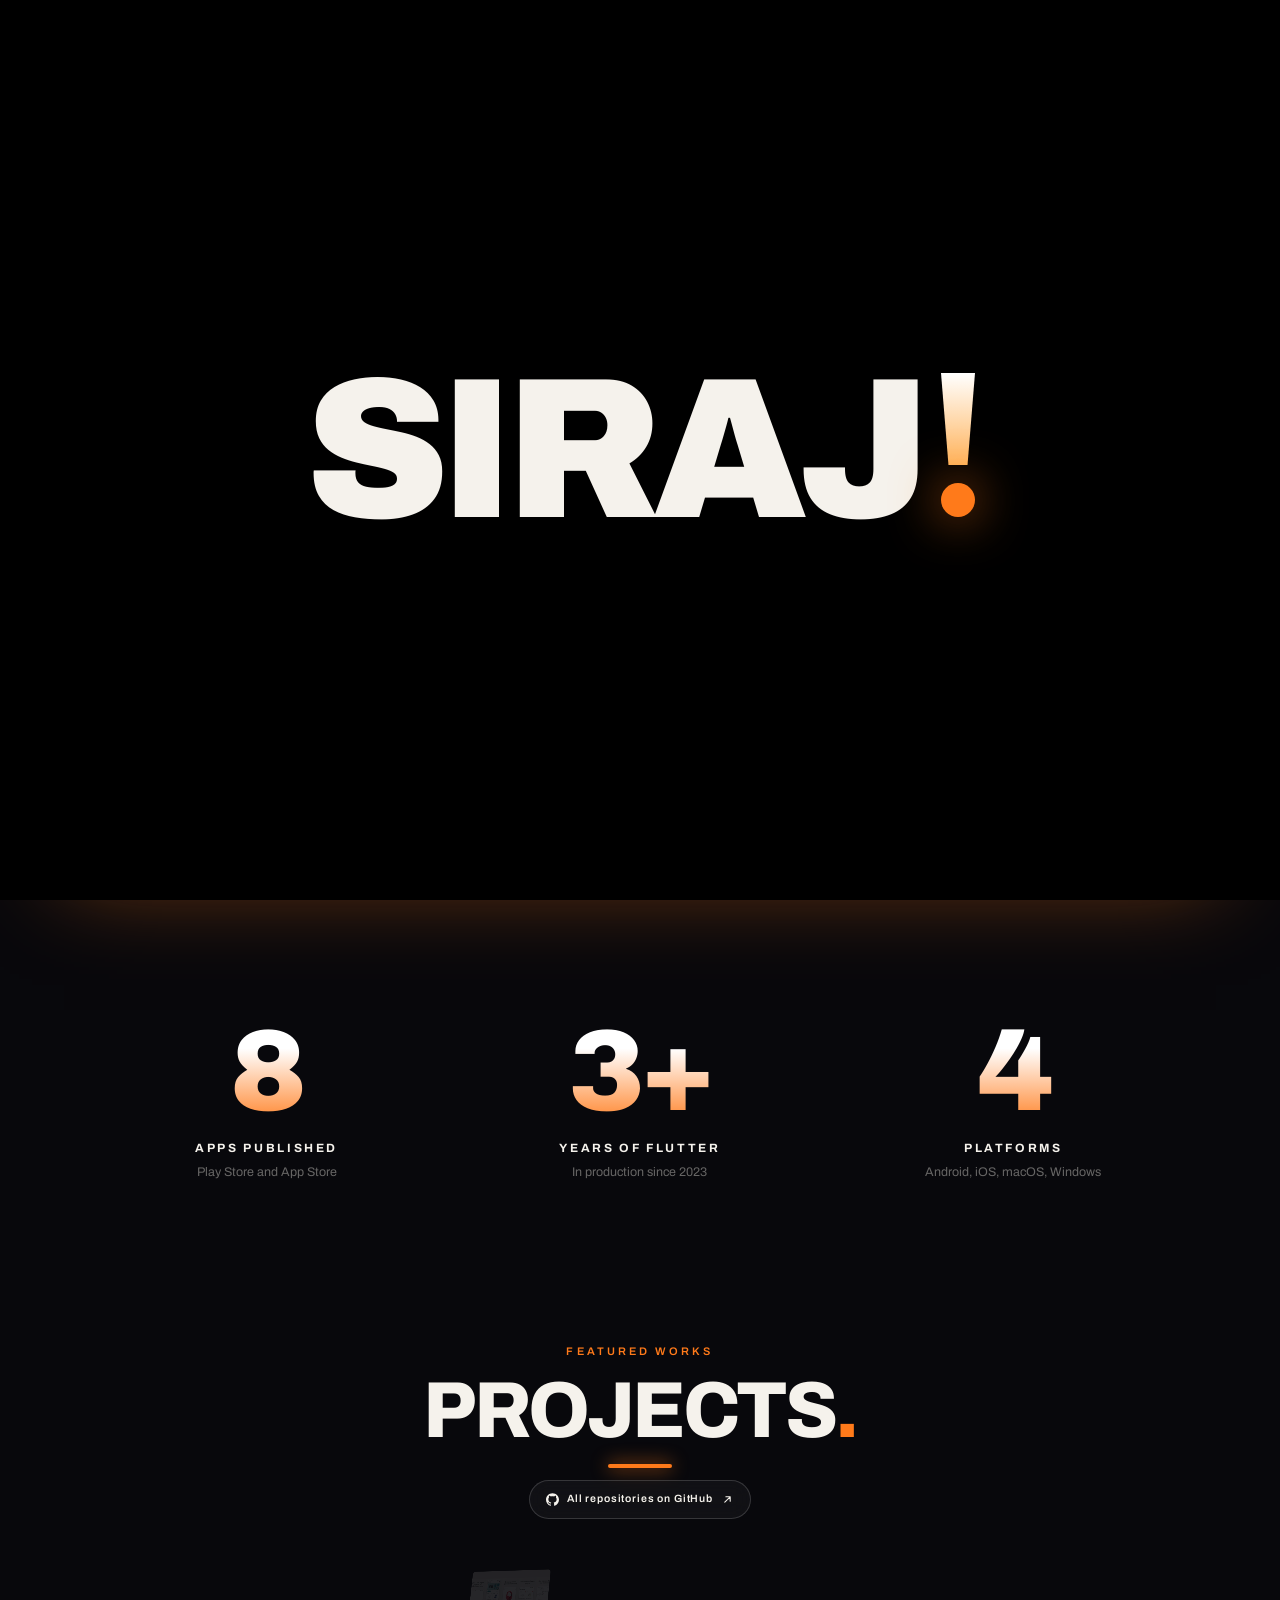
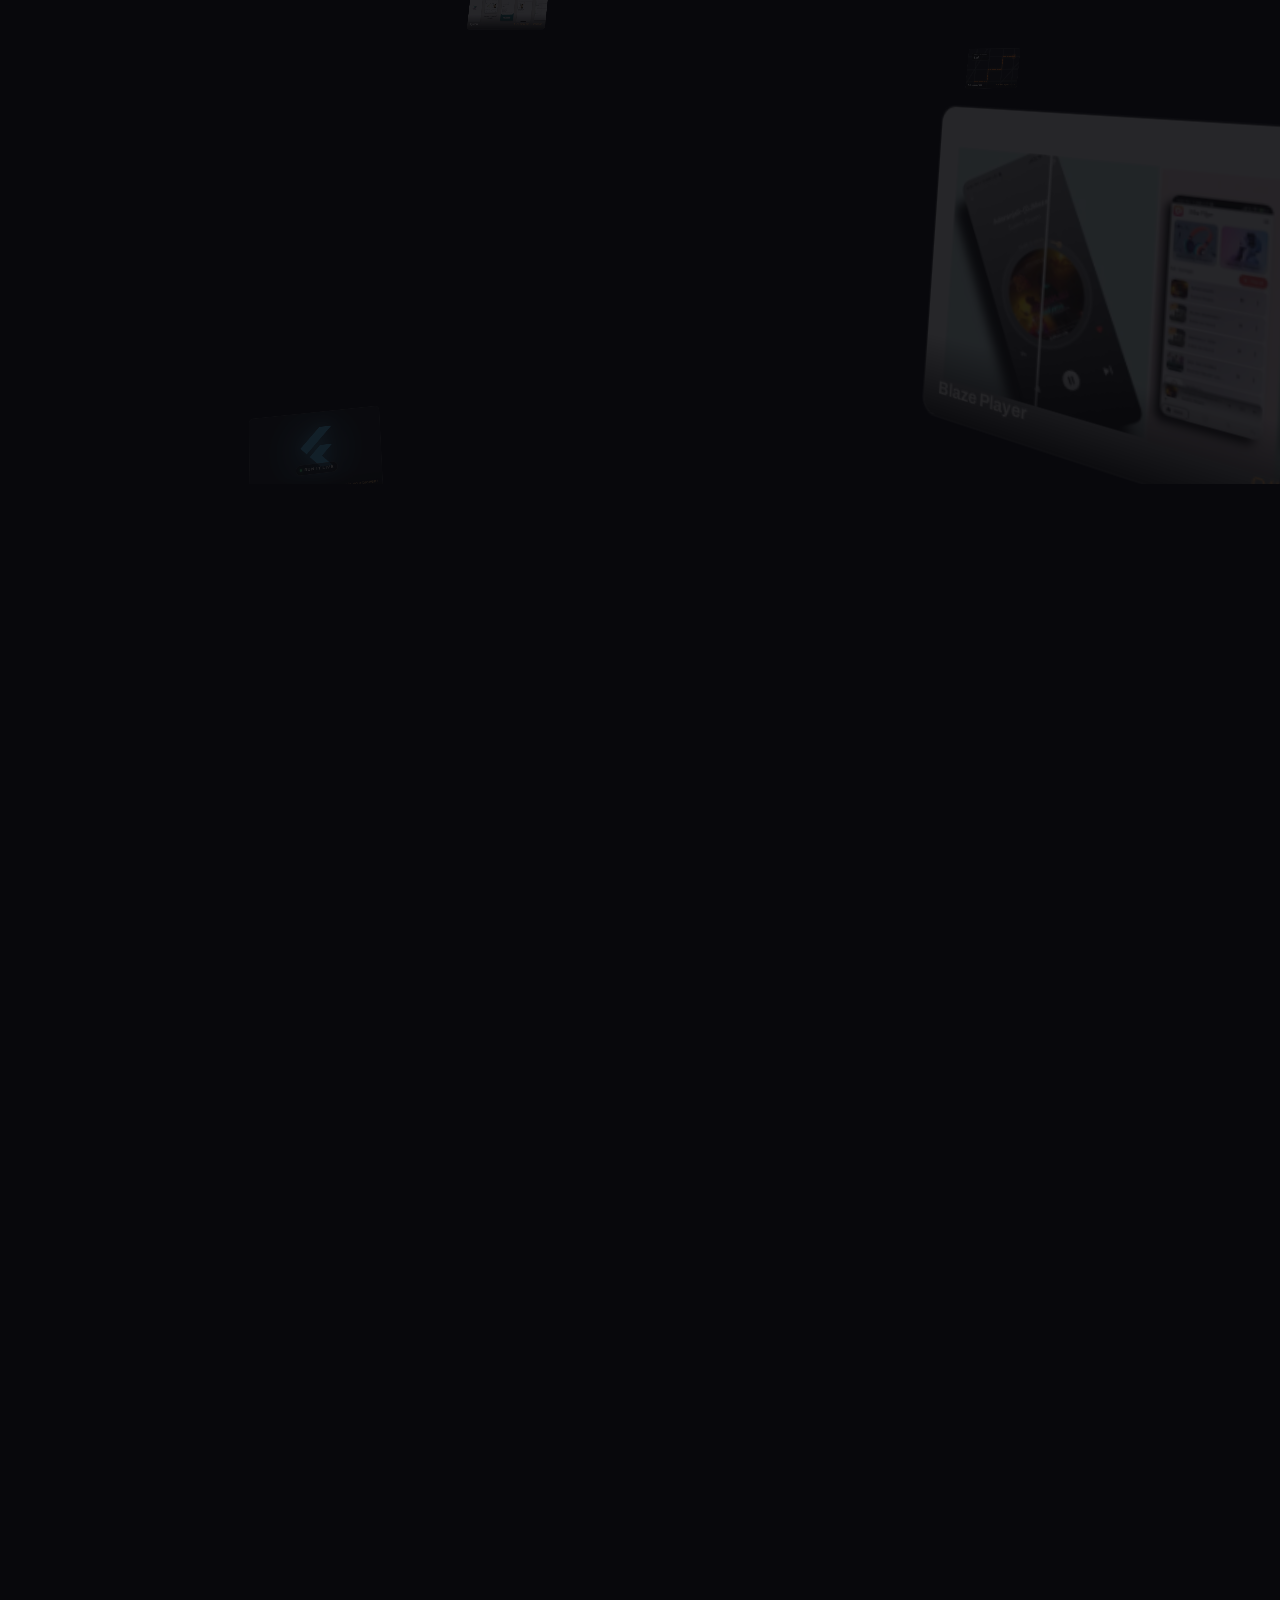
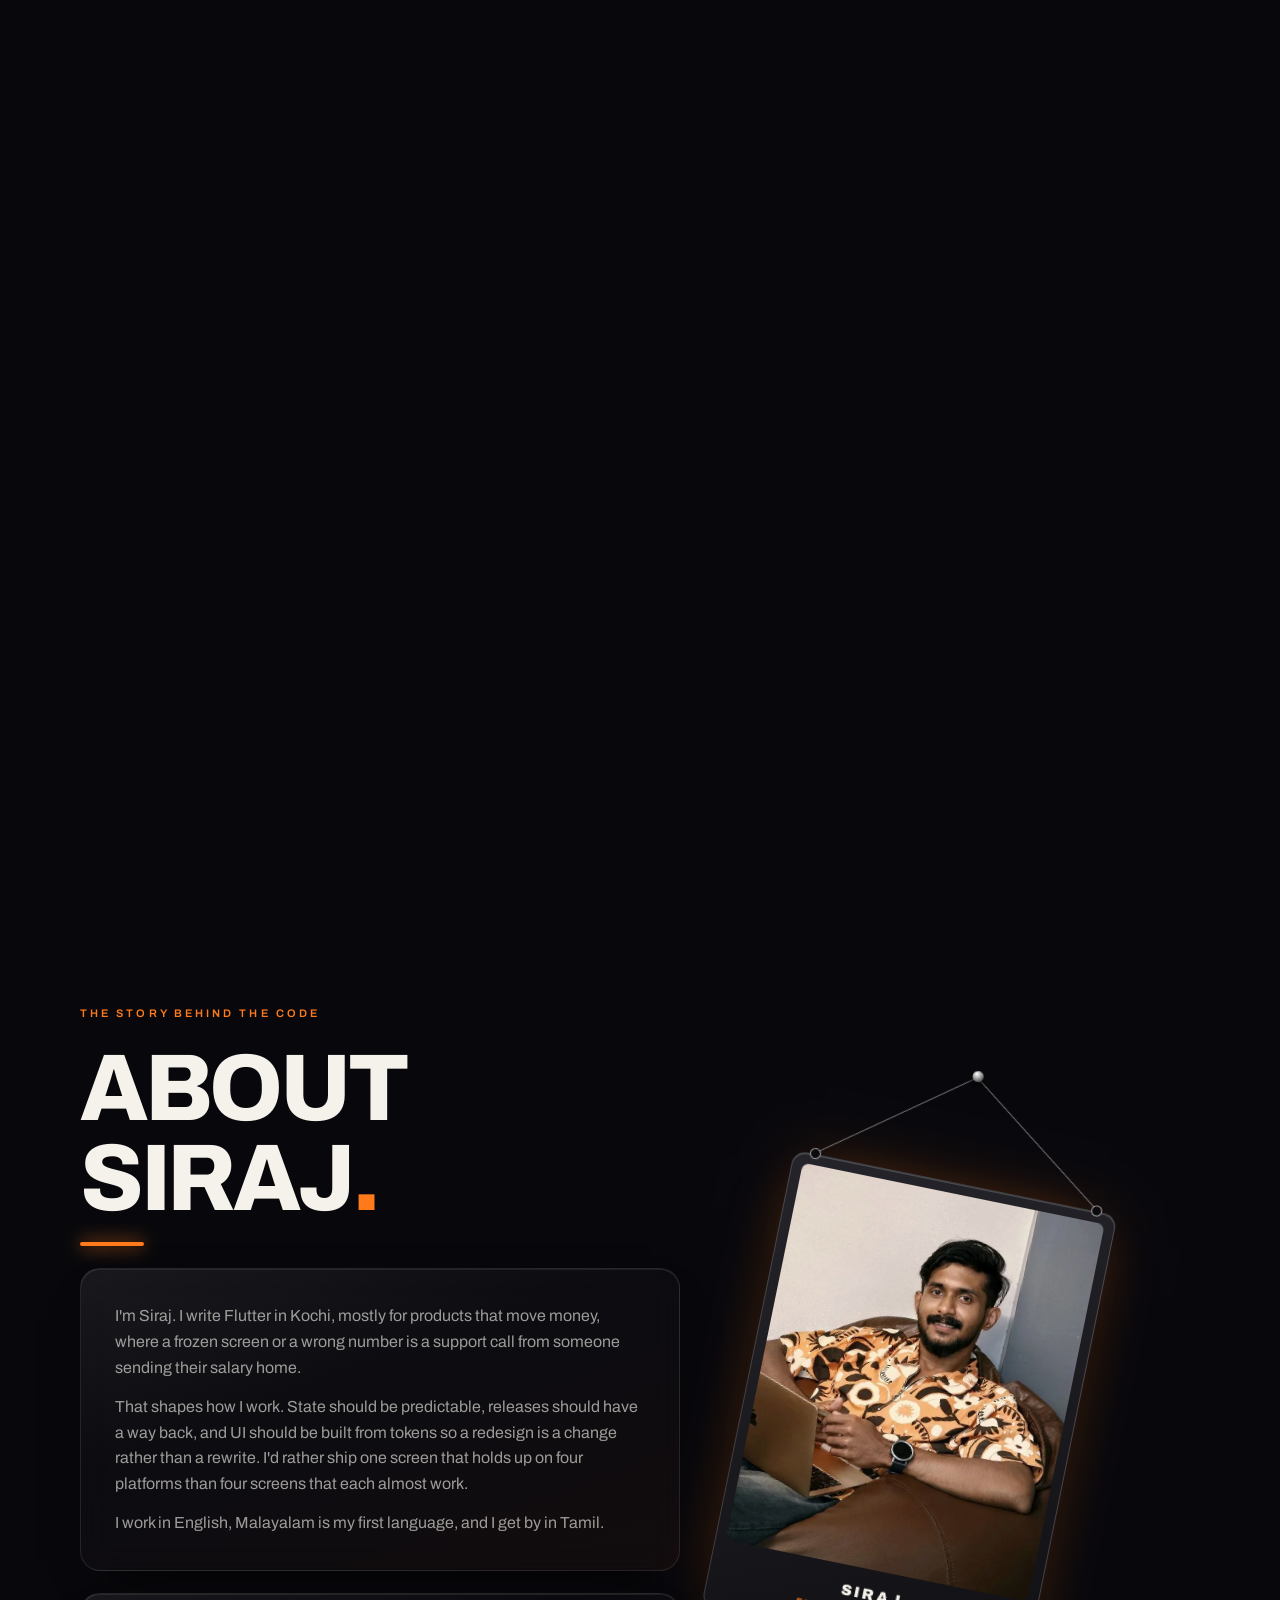
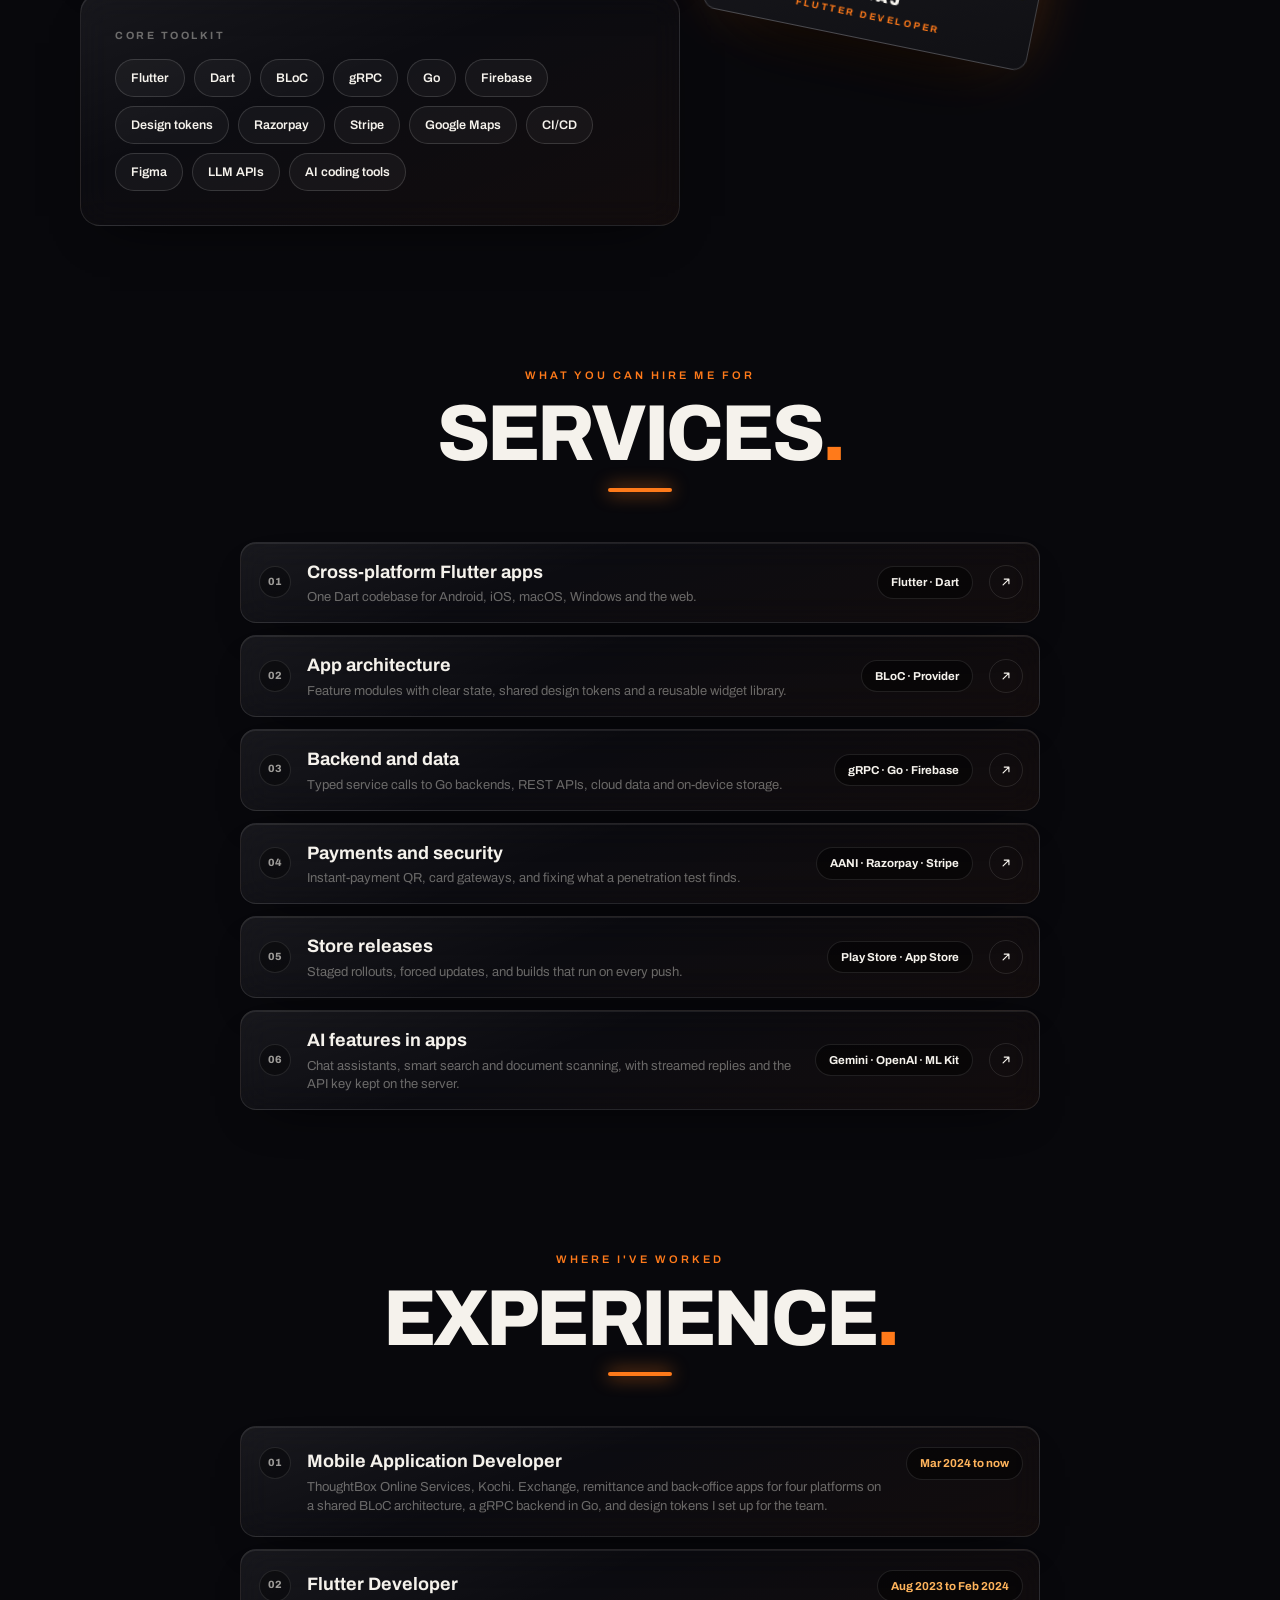
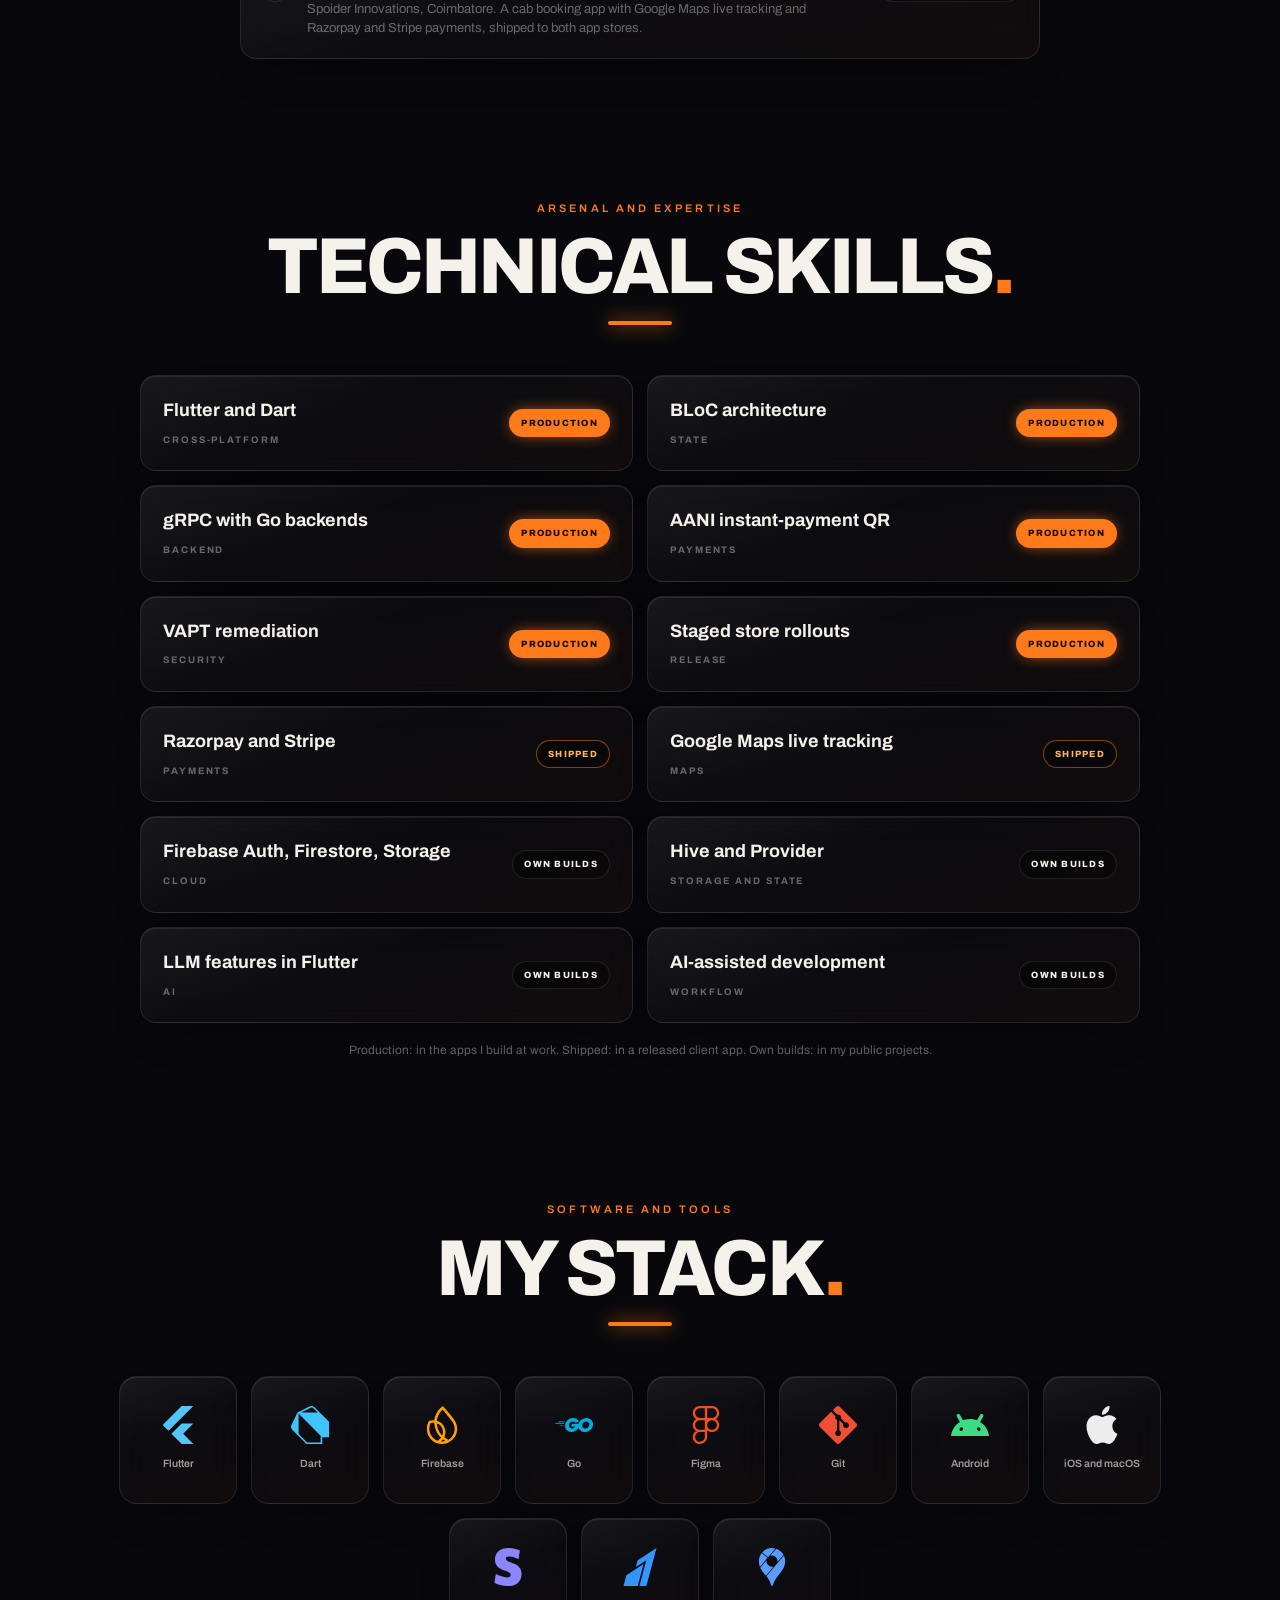
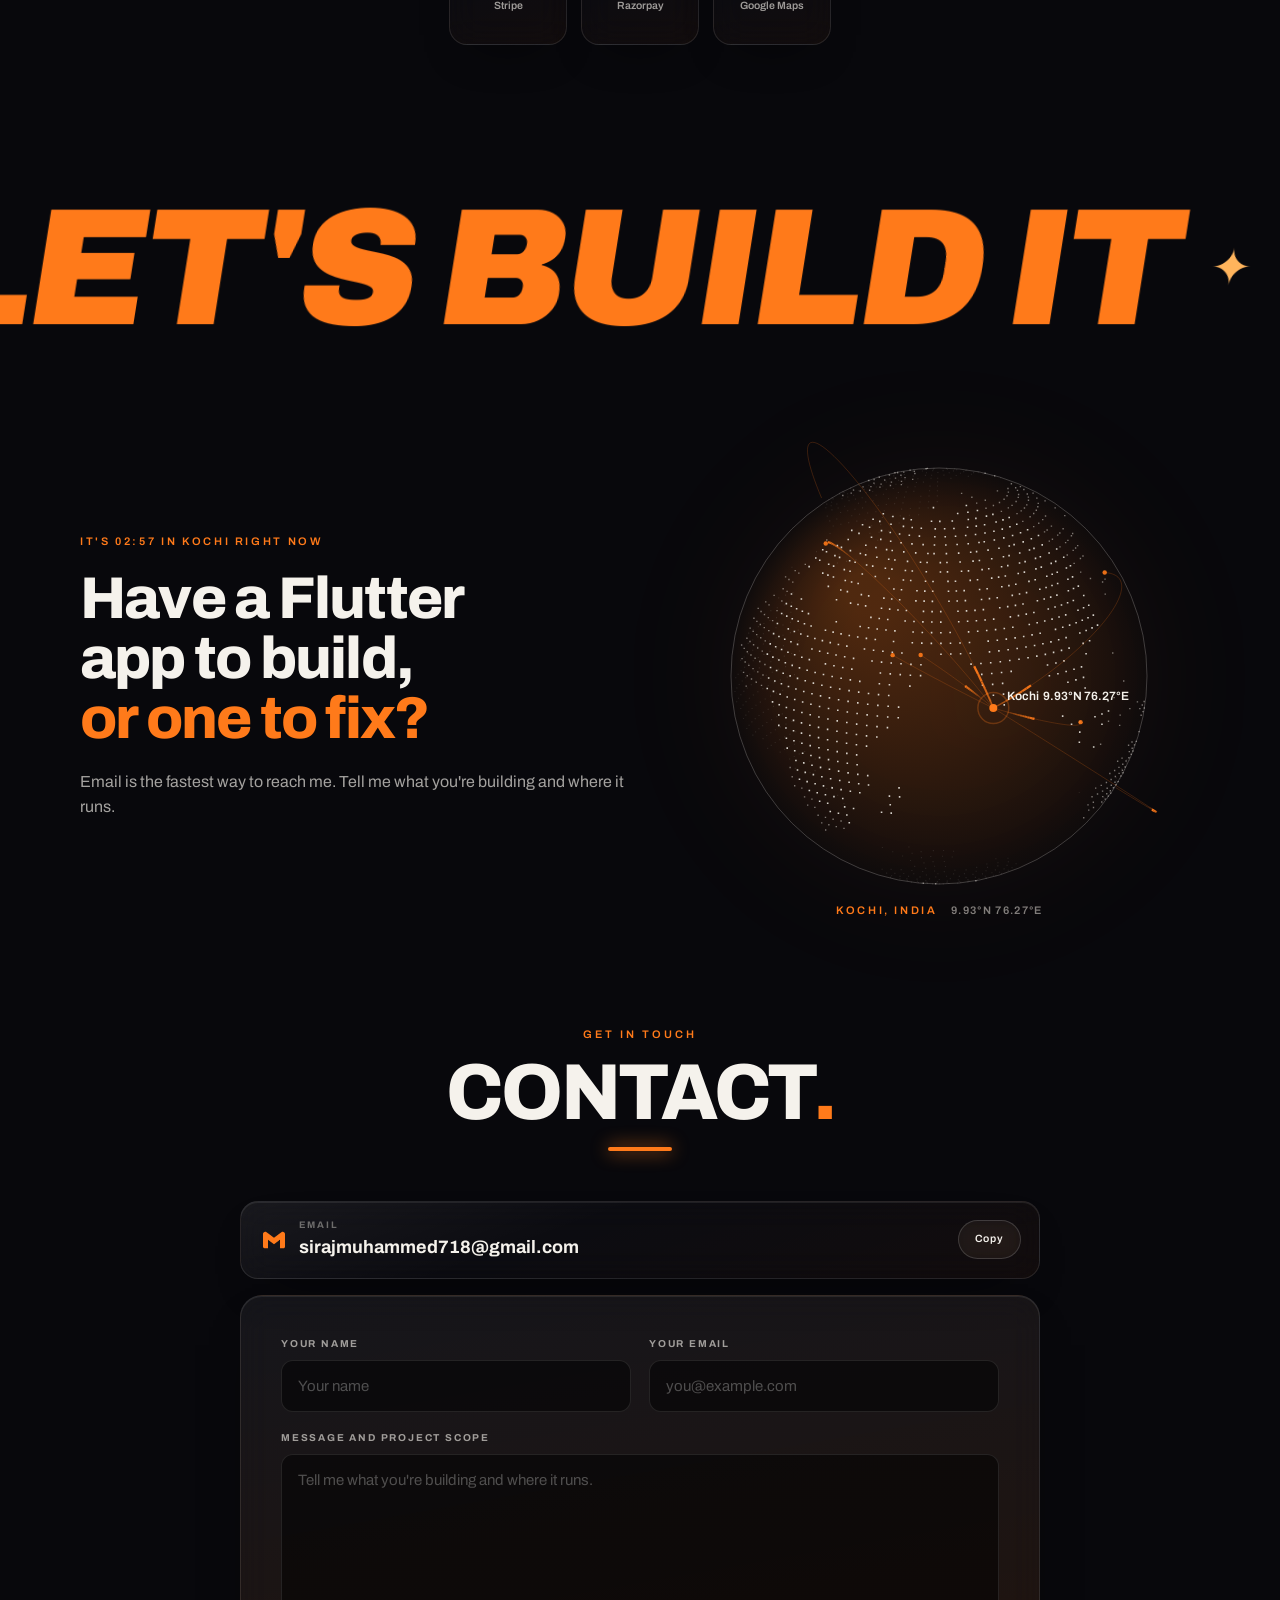
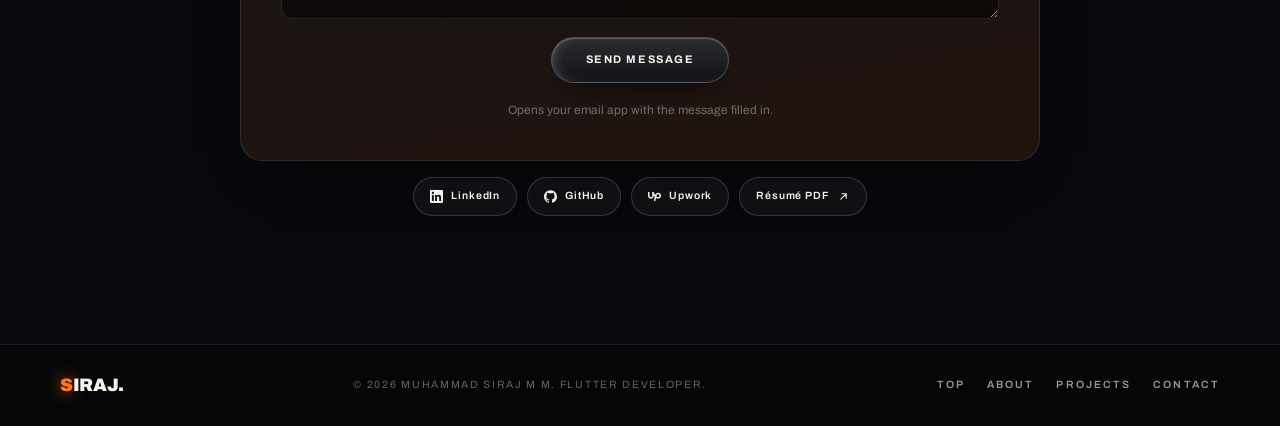
<file: index.html>
<!doctype html>
<html lang="en">
<head>
  <meta charset="utf-8">
  <meta name="viewport" content="width=device-width, initial-scale=1">
  <title>Muhammad Siraj M M · Flutter developer for fintech and cross-platform apps</title>
  <meta name="description" content="Flutter developer in Kochi building exchange, remittance and payment apps for Android, iOS, macOS and Windows from one codebase. BLoC, gRPC with Go, Firebase, and AI features.">
  <link rel="canonical" href="https://sirajmm.github.io/">
  <meta name="theme-color" content="#08080C">
  <meta name="color-scheme" content="dark">

  <meta property="og:type" content="website">
  <meta property="og:url" content="https://sirajmm.github.io/">
  <meta property="og:title" content="Muhammad Siraj M M · Flutter developer">
  <meta property="og:description" content="Fintech apps that ship to Android, iOS, macOS and Windows from one Flutter codebase.">
  <meta property="og:image" content="https://sirajmm.github.io/img/og.png">
  <meta property="og:image:width" content="1200">
  <meta property="og:image:height" content="630">
  <meta name="twitter:card" content="summary_large_image">
  <meta name="twitter:title" content="Muhammad Siraj M M · Flutter developer">
  <meta name="twitter:description" content="Fintech apps that ship to Android, iOS, macOS and Windows from one Flutter codebase.">
  <meta name="twitter:image" content="https://sirajmm.github.io/img/og.png">

  <link rel="icon" href="favicon.svg" type="image/svg+xml">
  <link rel="icon" href="favicon-32.png" sizes="32x32" type="image/png">
  <link rel="apple-touch-icon" href="apple-touch-icon.png">
  <link rel="preload" href="fonts/archivo-var.woff2" as="font" type="font/woff2" crossorigin>
  <link rel="stylesheet" href="css/glass.css">
  <script>(function(d){d.classList.add('js');try{if(!matchMedia('(prefers-reduced-motion: reduce)').matches)d.classList.add('loading')}catch(e){}})(document.documentElement)</script>
  <script src="js/glass.js" defer></script>

  <script type="application/ld+json">
  {
    "@context": "https://schema.org",
    "@type": "Person",
    "name": "Muhammad Siraj M M",
    "jobTitle": "Mobile Application Developer",
    "worksFor": { "@type": "Organization", "name": "ThoughtBox Online Services" },
    "address": { "@type": "PostalAddress", "addressLocality": "Kochi", "addressCountry": "IN" },
    "email": "mailto:sirajmuhammed718@gmail.com",
    "url": "https://sirajmm.github.io/",
    "image": "https://sirajmm.github.io/img/siraj.jpg",
    "sameAs": [
      "https://github.com/SirajMM",
      "https://www.linkedin.com/in/muhammad-siraj-m-m-3ab64a202",
      "https://www.upwork.com/freelancers/~015c46144016569e31"
    ],
    "knowsAbout": ["Flutter", "Dart", "BLoC", "gRPC", "Go", "Firebase", "Fintech", "Cross-platform app development", "LLM integration", "AI-assisted development"]
  }
  </script>
</head>
<body>
  <div class="loader" id="loader" aria-hidden="true">
    <div class="intro-word" id="intro-word"><span class="intro-letters" id="intro-letters"></span><span class="intro-bang"><i class="intro-stem"></i><i class="intro-dot"></i></span></div>
  </div>
  <canvas class="bokeh" id="bokeh" aria-hidden="true"></canvas>
  <canvas class="sparks" id="sparks" aria-hidden="true"></canvas>
  <a class="skip" href="#main">Skip to content</a>

  <header class="nav glass" id="nav">
    <a class="logo" href="#top" aria-label="Siraj, back to top"><em>S</em>IRAJ.</a>
    <nav aria-label="Sections"><a href="#projects">Projects</a><a href="#about">About</a><a href="#services">Services</a><a href="#skills">Skills</a><a href="#contact">Contact</a></nav>
    <a class="pill pill-acc" href="#contact">Let's talk</a>
  </header>

  <main id="main">
    <section class="hero" id="top">
      <div class="frame" id="frame">
        <i class="shard shard-1"></i><i class="shard shard-2"></i><i class="shard shard-3"></i>
        <i class="hero-glow"></i>
        <img class="hero-me" src="img/siraj-cine.webp" data-xray="img/siraj-xray.webp" alt="Portrait of Muhammad Siraj, backlit in orange" width="1200" height="1490" fetchpriority="high">
        <div class="hero-copy">
          <!-- Availability badge, hidden for now. Remove the comment to show it again.
          <a class="avail" href="#contact"><i class="avail-dot" aria-hidden="true"></i>Open to Flutter roles and freelance <span>· Nov 2026</span></a> -->
          <p class="eyebrow">Flutter developer • Kochi, India</p>
          <h1 class="name" aria-label="Siraj"><span>S</span><span>I</span><span>R</span><span>A</span><span>J</span></h1>
          <p class="role">Mobile apps <i>/</i> Cross-platform</p>
          <p class="sub">One Flutter codebase, shipped to Android, iOS, macOS and Windows.</p>
          <p class="actions"><a class="pill pill-solid" href="#projects">Explore my work</a><a class="pill" href="#contact">Get in touch</a></p>
        </div>
      </div>
    </section>

    <section class="stats" aria-label="In numbers">
      <ul>
        <li class="rv"><b data-count="8">8</b><span>Apps published</span><small>Play Store and App Store</small></li>
        <li class="rv"><b data-count="3" data-suffix="+">3+</b><span>Years of Flutter</span><small>In production since 2023</small></li>
        <li class="rv"><b data-count="4">4</b><span>Platforms</span><small>Android, iOS, macOS, Windows</small></li>
      </ul>
    </section>

    <section class="projects" id="projects">
      <div class="fly" id="fly">
        <div class="fly-pin">
          <header class="head">
            <p class="eyebrow">Featured works</p>
            <h2>Projects<em>.</em></h2>
            <a class="pill pill-sm" href="https://github.com/SirajMM" target="_blank" rel="noopener"><svg class="ic" viewBox="0 0 24 24" aria-hidden="true"><path d="M12 .297c-6.63 0-12 5.373-12 12 0 5.303 3.438 9.8 8.205 11.385.6.113.82-.258.82-.577 0-.285-.01-1.04-.015-2.04-3.338.724-4.042-1.61-4.042-1.61C4.422 18.07 3.633 17.7 3.633 17.7c-1.087-.744.084-.729.084-.729 1.205.084 1.838 1.236 1.838 1.236 1.07 1.835 2.809 1.305 3.495.998.108-.776.417-1.305.76-1.605-2.665-.3-5.466-1.332-5.466-5.93 0-1.31.465-2.38 1.235-3.22-.135-.303-.54-1.523.105-3.176 0 0 1.005-.322 3.3 1.23.96-.267 1.98-.399 3-.405 1.02.006 2.04.138 3 .405 2.28-1.552 3.285-1.23 3.285-1.23.645 1.653.24 2.873.12 3.176.765.84 1.23 1.91 1.23 3.22 0 4.61-2.805 5.625-5.475 5.92.42.36.81 1.096.81 2.22 0 1.606-.015 2.896-.015 3.286 0 .315.21.69.825.57C20.565 22.092 24 17.592 24 12.297c0-6.627-5.373-12-12-12"/></svg>All repositories on GitHub <svg viewBox="0 0 24 24" aria-hidden="true"><path d="M7 17 17 7M9 7h8v8" fill="none" stroke="currentColor" stroke-width="2" stroke-linecap="round" stroke-linejoin="round"/></svg></a>
          </header>
          <ul class="grid" id="grid">
          <li class="tile" style="--i:0"><button class="tile-btn" type="button" data-project="suite" aria-haspopup="dialog">
            <span class="tile-art"><span class="art art-suite"><svg class="qr" viewBox="-1 -1 23 23" aria-hidden="true"><rect x="0" y="0" width="1" height="1"/><rect x="1" y="0" width="1" height="1"/><rect x="2" y="0" width="1" height="1"/><rect x="3" y="0" width="1" height="1"/><rect x="4" y="0" width="1" height="1"/><rect x="5" y="0" width="1" height="1"/><rect x="6" y="0" width="1" height="1"/><rect x="7" y="0" width="1" height="1"/><rect x="8" y="0" width="1" height="1"/><rect x="10" y="0" width="1" height="1"/><rect x="12" y="0" width="1" height="1"/><rect x="13" y="0" width="1" height="1"/><rect x="14" y="0" width="1" height="1"/><rect x="15" y="0" width="1" height="1"/><rect x="16" y="0" width="1" height="1"/><rect x="17" y="0" width="1" height="1"/><rect x="18" y="0" width="1" height="1"/><rect x="19" y="0" width="1" height="1"/><rect x="20" y="0" width="1" height="1"/><rect x="0" y="1" width="1" height="1"/><rect x="6" y="1" width="1" height="1"/><rect x="8" y="1" width="1" height="1"/><rect x="9" y="1" width="1" height="1"/><rect x="10" y="1" width="1" height="1"/><rect x="11" y="1" width="1" height="1"/><rect x="12" y="1" width="1" height="1"/><rect x="14" y="1" width="1" height="1"/><rect x="20" y="1" width="1" height="1"/><rect x="0" y="2" width="1" height="1"/><rect x="2" y="2" width="1" height="1"/><rect x="3" y="2" width="1" height="1"/><rect x="4" y="2" width="1" height="1"/><rect x="6" y="2" width="1" height="1"/><rect x="7" y="2" width="1" height="1"/><rect x="8" y="2" width="1" height="1"/><rect x="12" y="2" width="1" height="1"/><rect x="14" y="2" width="1" height="1"/><rect x="16" y="2" width="1" height="1"/><rect x="17" y="2" width="1" height="1"/><rect x="18" y="2" width="1" height="1"/><rect x="20" y="2" width="1" height="1"/><rect x="0" y="3" width="1" height="1"/><rect x="2" y="3" width="1" height="1"/><rect x="3" y="3" width="1" height="1"/><rect x="4" y="3" width="1" height="1"/><rect x="6" y="3" width="1" height="1"/><rect x="7" y="3" width="1" height="1"/><rect x="9" y="3" width="1" height="1"/><rect x="10" y="3" width="1" height="1"/><rect x="11" y="3" width="1" height="1"/><rect x="12" y="3" width="1" height="1"/><rect x="14" y="3" width="1" height="1"/><rect x="16" y="3" width="1" height="1"/><rect x="17" y="3" width="1" height="1"/><rect x="18" y="3" width="1" height="1"/><rect x="20" y="3" width="1" height="1"/><rect x="0" y="4" width="1" height="1"/><rect x="2" y="4" width="1" height="1"/><rect x="3" y="4" width="1" height="1"/><rect x="4" y="4" width="1" height="1"/><rect x="6" y="4" width="1" height="1"/><rect x="7" y="4" width="1" height="1"/><rect x="10" y="4" width="1" height="1"/><rect x="12" y="4" width="1" height="1"/><rect x="13" y="4" width="1" height="1"/><rect x="14" y="4" width="1" height="1"/><rect x="16" y="4" width="1" height="1"/><rect x="17" y="4" width="1" height="1"/><rect x="18" y="4" width="1" height="1"/><rect x="20" y="4" width="1" height="1"/><rect x="0" y="5" width="1" height="1"/><rect x="6" y="5" width="1" height="1"/><rect x="7" y="5" width="1" height="1"/><rect x="9" y="5" width="1" height="1"/><rect x="10" y="5" width="1" height="1"/><rect x="12" y="5" width="1" height="1"/><rect x="13" y="5" width="1" height="1"/><rect x="14" y="5" width="1" height="1"/><rect x="20" y="5" width="1" height="1"/><rect x="0" y="6" width="1" height="1"/><rect x="1" y="6" width="1" height="1"/><rect x="2" y="6" width="1" height="1"/><rect x="3" y="6" width="1" height="1"/><rect x="4" y="6" width="1" height="1"/><rect x="5" y="6" width="1" height="1"/><rect x="6" y="6" width="1" height="1"/><rect x="9" y="6" width="1" height="1"/><rect x="14" y="6" width="1" height="1"/><rect x="15" y="6" width="1" height="1"/><rect x="16" y="6" width="1" height="1"/><rect x="17" y="6" width="1" height="1"/><rect x="18" y="6" width="1" height="1"/><rect x="19" y="6" width="1" height="1"/><rect x="20" y="6" width="1" height="1"/><rect x="0" y="7" width="1" height="1"/><rect x="2" y="7" width="1" height="1"/><rect x="3" y="7" width="1" height="1"/><rect x="5" y="7" width="1" height="1"/><rect x="7" y="7" width="1" height="1"/><rect x="12" y="7" width="1" height="1"/><rect x="16" y="7" width="1" height="1"/><rect x="19" y="7" width="1" height="1"/><rect x="0" y="8" width="1" height="1"/><rect x="5" y="8" width="1" height="1"/><rect x="6" y="8" width="1" height="1"/><rect x="8" y="8" width="1" height="1"/><rect x="9" y="8" width="1" height="1"/><rect x="10" y="8" width="1" height="1"/><rect x="11" y="8" width="1" height="1"/><rect x="12" y="8" width="1" height="1"/><rect x="14" y="8" width="1" height="1"/><rect x="15" y="8" width="1" height="1"/><rect x="16" y="8" width="1" height="1"/><rect x="18" y="8" width="1" height="1"/><rect x="19" y="8" width="1" height="1"/><rect x="3" y="9" width="1" height="1"/><rect x="4" y="9" width="1" height="1"/><rect x="5" y="9" width="1" height="1"/><rect x="8" y="9" width="1" height="1"/><rect x="9" y="9" width="1" height="1"/><rect x="10" y="9" width="1" height="1"/><rect x="11" y="9" width="1" height="1"/><rect x="14" y="9" width="1" height="1"/><rect x="15" y="9" width="1" height="1"/><rect x="16" y="9" width="1" height="1"/><rect x="17" y="9" width="1" height="1"/><rect x="3" y="10" width="1" height="1"/><rect x="8" y="10" width="1" height="1"/><rect x="9" y="10" width="1" height="1"/><rect x="10" y="10" width="1" height="1"/><rect x="12" y="10" width="1" height="1"/><rect x="13" y="10" width="1" height="1"/><rect x="14" y="10" width="1" height="1"/><rect x="15" y="10" width="1" height="1"/><rect x="16" y="10" width="1" height="1"/><rect x="17" y="10" width="1" height="1"/><rect x="18" y="10" width="1" height="1"/><rect x="19" y="10" width="1" height="1"/><rect x="20" y="10" width="1" height="1"/><rect x="0" y="11" width="1" height="1"/><rect x="1" y="11" width="1" height="1"/><rect x="4" y="11" width="1" height="1"/><rect x="5" y="11" width="1" height="1"/><rect x="6" y="11" width="1" height="1"/><rect x="7" y="11" width="1" height="1"/><rect x="8" y="11" width="1" height="1"/><rect x="11" y="11" width="1" height="1"/><rect x="13" y="11" width="1" height="1"/><rect x="14" y="11" width="1" height="1"/><rect x="15" y="11" width="1" height="1"/><rect x="16" y="11" width="1" height="1"/><rect x="18" y="11" width="1" height="1"/><rect x="19" y="11" width="1" height="1"/><rect x="1" y="12" width="1" height="1"/><rect x="3" y="12" width="1" height="1"/><rect x="8" y="12" width="1" height="1"/><rect x="9" y="12" width="1" height="1"/><rect x="10" y="12" width="1" height="1"/><rect x="14" y="12" width="1" height="1"/><rect x="15" y="12" width="1" height="1"/><rect x="1" y="13" width="1" height="1"/><rect x="3" y="13" width="1" height="1"/><rect x="4" y="13" width="1" height="1"/><rect x="5" y="13" width="1" height="1"/><rect x="6" y="13" width="1" height="1"/><rect x="7" y="13" width="1" height="1"/><rect x="10" y="13" width="1" height="1"/><rect x="14" y="13" width="1" height="1"/><rect x="15" y="13" width="1" height="1"/><rect x="16" y="13" width="1" height="1"/><rect x="17" y="13" width="1" height="1"/><rect x="18" y="13" width="1" height="1"/><rect x="0" y="14" width="1" height="1"/><rect x="1" y="14" width="1" height="1"/><rect x="2" y="14" width="1" height="1"/><rect x="3" y="14" width="1" height="1"/><rect x="4" y="14" width="1" height="1"/><rect x="5" y="14" width="1" height="1"/><rect x="6" y="14" width="1" height="1"/><rect x="8" y="14" width="1" height="1"/><rect x="11" y="14" width="1" height="1"/><rect x="16" y="14" width="1" height="1"/><rect x="17" y="14" width="1" height="1"/><rect x="19" y="14" width="1" height="1"/><rect x="0" y="15" width="1" height="1"/><rect x="6" y="15" width="1" height="1"/><rect x="8" y="15" width="1" height="1"/><rect x="9" y="15" width="1" height="1"/><rect x="12" y="15" width="1" height="1"/><rect x="13" y="15" width="1" height="1"/><rect x="14" y="15" width="1" height="1"/><rect x="17" y="15" width="1" height="1"/><rect x="0" y="16" width="1" height="1"/><rect x="2" y="16" width="1" height="1"/><rect x="3" y="16" width="1" height="1"/><rect x="4" y="16" width="1" height="1"/><rect x="6" y="16" width="1" height="1"/><rect x="7" y="16" width="1" height="1"/><rect x="9" y="16" width="1" height="1"/><rect x="10" y="16" width="1" height="1"/><rect x="15" y="16" width="1" height="1"/><rect x="18" y="16" width="1" height="1"/><rect x="19" y="16" width="1" height="1"/><rect x="20" y="16" width="1" height="1"/><rect x="0" y="17" width="1" height="1"/><rect x="2" y="17" width="1" height="1"/><rect x="3" y="17" width="1" height="1"/><rect x="4" y="17" width="1" height="1"/><rect x="6" y="17" width="1" height="1"/><rect x="7" y="17" width="1" height="1"/><rect x="9" y="17" width="1" height="1"/><rect x="10" y="17" width="1" height="1"/><rect x="11" y="17" width="1" height="1"/><rect x="13" y="17" width="1" height="1"/><rect x="14" y="17" width="1" height="1"/><rect x="17" y="17" width="1" height="1"/><rect x="0" y="18" width="1" height="1"/><rect x="2" y="18" width="1" height="1"/><rect x="3" y="18" width="1" height="1"/><rect x="4" y="18" width="1" height="1"/><rect x="6" y="18" width="1" height="1"/><rect x="8" y="18" width="1" height="1"/><rect x="9" y="18" width="1" height="1"/><rect x="10" y="18" width="1" height="1"/><rect x="11" y="18" width="1" height="1"/><rect x="13" y="18" width="1" height="1"/><rect x="14" y="18" width="1" height="1"/><rect x="17" y="18" width="1" height="1"/><rect x="0" y="19" width="1" height="1"/><rect x="6" y="19" width="1" height="1"/><rect x="7" y="19" width="1" height="1"/><rect x="9" y="19" width="1" height="1"/><rect x="10" y="19" width="1" height="1"/><rect x="16" y="19" width="1" height="1"/><rect x="0" y="20" width="1" height="1"/><rect x="1" y="20" width="1" height="1"/><rect x="2" y="20" width="1" height="1"/><rect x="3" y="20" width="1" height="1"/><rect x="4" y="20" width="1" height="1"/><rect x="5" y="20" width="1" height="1"/><rect x="6" y="20" width="1" height="1"/><rect x="7" y="20" width="1" height="1"/><rect x="9" y="20" width="1" height="1"/><rect x="14" y="20" width="1" height="1"/><rect x="18" y="20" width="1" height="1"/><rect x="19" y="20" width="1" height="1"/><rect x="20" y="20" width="1" height="1"/></svg><span class="art-amt"><small>Request</small>245.00 <em>AED</em></span><span class="art-chips"><i>Android</i><i>iOS</i><i>macOS</i><i>Windows</i></span></span></span>
            <span class="tile-cap"><b>Exchange &amp; remittance suite</b><i>Fintech · 4 platforms</i></span>
          </button>
          <template id="p-suite"><p class="eyebrow">ThoughtBox Online Services · 2024 to now</p><h3>Exchange and remittance suite</h3>
  <p>Customer, cashier and back-office apps for a UAE exchange house, built from one Flutter codebase and shipped to Android, iOS, macOS and Windows.</p>
  <ul class="d-list"><li><b>Architecture</b>Designed the BLoC architecture and design tokens shared across the apps.</li><li><b>Backend</b>Integrated the Go backend over gRPC.</li><li><b>Payments</b>Implemented UAE AANI instant-payment QR flows.</li><li><b>Security</b>Led remediation of VAPT findings.</li><li><b>Release</b>Managed Play Store staged rollouts and forced updates.</li></ul>
  <p class="d-note">Client code is private, so the tile is an illustration, not a screenshot.</p></template></li><li class="tile" style="--i:1"><button class="tile-btn" type="button" data-project="quibix" aria-haspopup="dialog">
            <span class="tile-art"><img src="img/quibix-800.webp" srcset="img/quibix-800.webp 800w, img/quibix.webp 1600w" sizes="(max-width: 860px) 46vw, 360px" alt="" loading="lazy" decoding="async" width="1600" height="900"></span>
            <span class="tile-cap"><b>Quibix</b><i>E-commerce · Firebase</i></span>
          </button>
          <template id="p-quibix"><p class="eyebrow">Flutter · Firebase · Razorpay · 2023</p><h3>Quibix, an electronics store</h3>
  <p>Browse, wishlist, pay and track an order. Firebase Auth with Google sign-in, Firestore and Storage behind it, Razorpay at checkout, and Provider state split into presentation, application and infrastructure layers.</p>
  <div class="d-shots"><img src="img/screens/quibix-home.webp" alt="Quibix home screen" width="450" height="967" decoding="async"><img src="img/screens/quibix-detail.webp" alt="Quibix product detail" width="450" height="969" decoding="async"><img src="img/screens/quibix-track.webp" alt="Quibix order tracking" width="448" height="969" decoding="async"></div>
  <a class="pill pill-solid" href="https://github.com/SirajMM/Quibix-ecommerce-app" target="_blank" rel="noopener">Read the source</a></template></li><li class="tile" style="--i:2"><button class="tile-btn" type="button" data-project="cab" aria-haspopup="dialog">
            <span class="tile-art"><span class="art art-cab"><svg viewBox="0 0 320 200" preserveAspectRatio="xMidYMid slice" aria-hidden="true"><g class="streets"><path d="M-10 40H330M-10 105H330M-10 165H330M50 -10V210M130 -10V210M215 -10V210M285 -10V210"/><path d="M-10 190 120 -10M180 210 330 60"/></g><path class="route" d="M50 165H130V105H215V40H285"/><circle class="car" r="6" cx="50" cy="165"/><g class="pin" transform="translate(285 40)"><circle r="14"/><circle r="5"/></g></svg><span class="art-eta"><small>Driver arriving</small>4 min</span></span></span>
            <span class="tile-cap"><b>Cab booking app</b><i>Live tracking · Payments</i></span>
          </button>
          <template id="p-cab"><p class="eyebrow">Spoider Innovations · 2023 to 2024</p><h3>A cab booking app with live tracking</h3>
  <p>My first production Flutter app: riders book a cab and watch it arrive.</p>
  <ul class="d-list"><li><b>Maps</b>Built live driver tracking with Google Maps.</li><li><b>Payments</b>Integrated Razorpay and Stripe.</li><li><b>Release</b>Shipped releases to the Play Store and App Store.</li></ul>
  <p class="d-note">The tile is an illustration, not a screenshot of the real app.</p></template></li><li class="tile" style="--i:3"><button class="tile-btn" type="button" data-project="blaze" aria-haspopup="dialog">
            <span class="tile-art"><img src="img/blaze-800.webp" srcset="img/blaze-800.webp 800w, img/blaze.webp 1600w" sizes="(max-width: 860px) 46vw, 360px" alt="" loading="lazy" decoding="async" width="1600" height="900"></span>
            <span class="tile-cap"><b>Blaze Player</b><i>Offline music · Hive</i></span>
          </button>
          <template id="p-blaze"><p class="eyebrow">Flutter · Hive · Provider · 2023</p><h3>Blaze Player, an offline music player</h3>
  <p>Plays the songs already on your phone. Playlists, favourites, recently and most played are stored in Hive, and playback keeps going in the background with a mini player on every screen.</p>
  <div class="d-shots"><img src="img/screens/blaze-home.webp" alt="Blaze Player home screen" width="302" height="651" decoding="async"><img src="img/screens/blaze-fav.webp" alt="Blaze Player favourites" width="302" height="651" decoding="async"></div>
  <a class="pill pill-solid" href="https://github.com/SirajMM/MusicPlayer" target="_blank" rel="noopener">Read the source</a></template></li><li class="tile" style="--i:4"><button class="tile-btn" type="button" data-project="live" aria-haspopup="dialog">
            <span class="tile-art"><span class="art art-live"><svg class="art-logo" viewBox="0 0 24 24" aria-hidden="true"><path d="M14.314 0L2.3 12 6 15.7 21.684.013h-7.357zm.014 11.072L7.857 17.53l6.47 6.47H21.7l-6.46-6.468 6.46-6.46h-7.37z"/></svg><span class="art-play"><i></i>Run it live</span></span></span>
            <span class="tile-cap"><b>Live Flutter demo</b><i>Runs in your browser</i></span>
          </button>
          <template id="p-live"><p class="eyebrow">Flutter Web · compiled from Dart</p><h3>A real Flutter app, running here</h3>
  <p>This is not a video. It is a Flutter build compiled for the web and loaded into this window, so you can tap through it.</p>
  <div class="d-live"><iframe data-src="demo/index.html" title="Live Flutter demo" loading="lazy"></iframe></div></template></li><li class="tile" style="--i:5"><button class="tile-btn" type="button" data-project="code" aria-haspopup="dialog">
            <span class="tile-art"><span class="art art-code"><svg class="art-logo" viewBox="0 0 24 24" aria-hidden="true"><path d="M12 .297c-6.63 0-12 5.373-12 12 0 5.303 3.438 9.8 8.205 11.385.6.113.82-.258.82-.577 0-.285-.01-1.04-.015-2.04-3.338.724-4.042-1.61-4.042-1.61C4.422 18.07 3.633 17.7 3.633 17.7c-1.087-.744.084-.729.084-.729 1.205.084 1.838 1.236 1.838 1.236 1.07 1.835 2.809 1.305 3.495.998.108-.776.417-1.305.76-1.605-2.665-.3-5.466-1.332-5.466-5.93 0-1.31.465-2.38 1.235-3.22-.135-.303-.54-1.523.105-3.176 0 0 1.005-.322 3.3 1.23.96-.267 1.98-.399 3-.405 1.02.006 2.04.138 3 .405 2.28-1.552 3.285-1.23 3.285-1.23.645 1.653.24 2.873.12 3.176.765.84 1.23 1.91 1.23 3.22 0 4.61-2.805 5.625-5.475 5.92.42.36.81 1.096.81 2.22 0 1.606-.015 2.896-.015 3.286 0 .315.21.69.825.57C20.565 22.092 24 17.592 24 12.297c0-6.627-5.373-12-12-12"/></svg><span class="art-lines"><i style="--w:62%"></i><i style="--w:84%"></i><i style="--w:45%"></i><i style="--w:72%"></i><i style="--w:38%"></i></span></span></span>
            <span class="tile-cap"><b>Open source</b><i>6 public repositories</i></span>
          </button>
          <template id="p-code"><p class="eyebrow">GitHub · SirajMM</p><h3>Read the code</h3>
  <p>My public repositories are mostly 2023 learning projects. Client code stays private, so these are the honest sample.</p>
  <ul class="d-repos"><li><a href="https://github.com/SirajMM/Quibix-ecommerce-app" target="_blank" rel="noopener"><b>Quibix-ecommerce-app</b>Store with Firebase and Razorpay</a></li><li><a href="https://github.com/SirajMM/MusicPlayer" target="_blank" rel="noopener"><b>MusicPlayer</b>Offline player with Hive</a></li><li><a href="https://github.com/SirajMM/weather_app" target="_blank" rel="noopener"><b>weather_app</b>Forecast for your current location</a></li><li><a href="https://github.com/SirajMM/Netflix_clone" target="_blank" rel="noopener"><b>Netflix_clone</b>Streaming UI rebuilt in Flutter</a></li><li><a href="https://github.com/SirajMM/Student-Managment-App" target="_blank" rel="noopener"><b>Student-Managment-App</b>Records and attendance</a></li><li><a href="https://github.com/SirajMM/sirajmm.github.io" target="_blank" rel="noopener"><b>sirajmm.github.io</b>This site, in plain HTML, CSS and JS</a></li></ul></template></li>
          </ul>
        </div>
      </div>
    </section>

    <section class="about" id="about">
      <div class="about-copy">
        <p class="eyebrow rv">The story behind the code</p>
        <h2 class="rv left">About<br>Siraj<em>.</em></h2>
        <div class="glass card rv">
          <p>I'm Siraj. I write Flutter in Kochi, mostly for products that move money, where a frozen screen or a wrong number is a support call from someone sending their salary home.</p>
          <p>That shapes how I work. State should be predictable, releases should have a way back, and UI should be built from tokens so a redesign is a change rather than a rewrite. I'd rather ship one screen that holds up on four platforms than four screens that each almost work.</p>
          <p>I work in English, Malayalam is my first language, and I get by in Tamil.</p>
        </div>
        <div class="glass card kit rv">
          <p class="kit-h">Core toolkit</p>
          <ul class="chips"><li>Flutter</li><li>Dart</li><li>BLoC</li><li>gRPC</li><li>Go</li><li>Firebase</li><li>Design tokens</li><li>Razorpay</li><li>Stripe</li><li>Google Maps</li><li>CI/CD</li><li>Figma</li><li>LLM APIs</li><li>AI coding tools</li></ul>
        </div>
      </div>
      <div class="hang-wrap">
        <div class="hang" id="hang">
          <svg class="strings" viewBox="0 0 100 40" preserveAspectRatio="none" aria-hidden="true"><path d="M50 1 6 40M50 1 94 40"/></svg>
          <i class="nail"></i>
          <figure class="frame-photo">
            <img src="img/siraj-frame.webp" alt="Siraj working on a laptop" width="600" height="750" loading="lazy" decoding="async">
            <figcaption><b>Siraj</b><span>Flutter developer</span></figcaption>
          </figure>
        </div>
      </div>
    </section>

    <section class="services" id="services">
      <header class="head"><p class="eyebrow rv">What you can hire me for</p><h2 class="rv">Services<em>.</em></h2></header>
      <ol class="rows"><li class="row glass rv"><span class="row-n">01</span><span class="row-t"><b>Cross-platform Flutter apps</b><small>One Dart codebase for Android, iOS, macOS, Windows and the web.</small></span><span class="row-pill">Flutter · Dart</span><a class="row-go" href="mailto:sirajmuhammed718@gmail.com?subject=Cross-platform%20Flutter%20apps" aria-label="Email me about cross-platform flutter apps"><svg viewBox="0 0 24 24" aria-hidden="true"><path d="M7 17 17 7M9 7h8v8" fill="none" stroke="currentColor" stroke-width="2" stroke-linecap="round" stroke-linejoin="round"/></svg></a></li><li class="row glass rv"><span class="row-n">02</span><span class="row-t"><b>App architecture</b><small>Feature modules with clear state, shared design tokens and a reusable widget library.</small></span><span class="row-pill">BLoC · Provider</span><a class="row-go" href="mailto:sirajmuhammed718@gmail.com?subject=App%20architecture" aria-label="Email me about app architecture"><svg viewBox="0 0 24 24" aria-hidden="true"><path d="M7 17 17 7M9 7h8v8" fill="none" stroke="currentColor" stroke-width="2" stroke-linecap="round" stroke-linejoin="round"/></svg></a></li><li class="row glass rv"><span class="row-n">03</span><span class="row-t"><b>Backend and data</b><small>Typed service calls to Go backends, REST APIs, cloud data and on-device storage.</small></span><span class="row-pill">gRPC · Go · Firebase</span><a class="row-go" href="mailto:sirajmuhammed718@gmail.com?subject=Backend%20and%20data" aria-label="Email me about backend and data"><svg viewBox="0 0 24 24" aria-hidden="true"><path d="M7 17 17 7M9 7h8v8" fill="none" stroke="currentColor" stroke-width="2" stroke-linecap="round" stroke-linejoin="round"/></svg></a></li><li class="row glass rv"><span class="row-n">04</span><span class="row-t"><b>Payments and security</b><small>Instant-payment QR, card gateways, and fixing what a penetration test finds.</small></span><span class="row-pill">AANI · Razorpay · Stripe</span><a class="row-go" href="mailto:sirajmuhammed718@gmail.com?subject=Payments%20and%20security" aria-label="Email me about payments and security"><svg viewBox="0 0 24 24" aria-hidden="true"><path d="M7 17 17 7M9 7h8v8" fill="none" stroke="currentColor" stroke-width="2" stroke-linecap="round" stroke-linejoin="round"/></svg></a></li><li class="row glass rv"><span class="row-n">05</span><span class="row-t"><b>Store releases</b><small>Staged rollouts, forced updates, and builds that run on every push.</small></span><span class="row-pill">Play Store · App Store</span><a class="row-go" href="mailto:sirajmuhammed718@gmail.com?subject=Store%20releases" aria-label="Email me about store releases"><svg viewBox="0 0 24 24" aria-hidden="true"><path d="M7 17 17 7M9 7h8v8" fill="none" stroke="currentColor" stroke-width="2" stroke-linecap="round" stroke-linejoin="round"/></svg></a></li><li class="row glass rv"><span class="row-n">06</span><span class="row-t"><b>AI features in apps</b><small>Chat assistants, smart search and document scanning, with streamed replies and the API key kept on the server.</small></span><span class="row-pill">Gemini · OpenAI · ML Kit</span><a class="row-go" href="mailto:sirajmuhammed718@gmail.com?subject=AI%20features%20in%20apps" aria-label="Email me about AI features in apps"><svg viewBox="0 0 24 24" aria-hidden="true"><path d="M7 17 17 7M9 7h8v8" fill="none" stroke="currentColor" stroke-width="2" stroke-linecap="round" stroke-linejoin="round"/></svg></a></li></ol>
      <header class="head head-2"><p class="eyebrow rv">Where I've worked</p><h2 class="rv">Experience<em>.</em></h2></header>
      <ol class="rows">
        <li class="row row-xp glass rv"><span class="row-n">01</span><span class="row-t"><b>Mobile Application Developer</b><small>ThoughtBox Online Services, Kochi. Exchange, remittance and back-office apps for four platforms on a shared BLoC architecture, a gRPC backend in Go, and design tokens I set up for the team.</small></span><span class="row-pill">Mar 2024 to now</span></li>
        <li class="row row-xp glass rv"><span class="row-n">02</span><span class="row-t"><b>Flutter Developer</b><small>Spoider Innovations, Coimbatore. A cab booking app with Google Maps live tracking and Razorpay and Stripe payments, shipped to both app stores.</small></span><span class="row-pill">Aug 2023 to Feb 2024</span></li>
      </ol>
    </section>

    <section class="skills" id="skills">
      <header class="head"><p class="eyebrow rv">Arsenal and expertise</p><h2 class="rv">Technical skills<em>.</em></h2></header>
      <ul class="skill-grid"><li class="skill glass rv"><span><b>Flutter and Dart</b><small>Cross-platform</small></span><i class="badge badge-p">Production</i></li><li class="skill glass rv"><span><b>BLoC architecture</b><small>State</small></span><i class="badge badge-p">Production</i></li><li class="skill glass rv"><span><b>gRPC with Go backends</b><small>Backend</small></span><i class="badge badge-p">Production</i></li><li class="skill glass rv"><span><b>AANI instant-payment QR</b><small>Payments</small></span><i class="badge badge-p">Production</i></li><li class="skill glass rv"><span><b>VAPT remediation</b><small>Security</small></span><i class="badge badge-p">Production</i></li><li class="skill glass rv"><span><b>Staged store rollouts</b><small>Release</small></span><i class="badge badge-p">Production</i></li><li class="skill glass rv"><span><b>Razorpay and Stripe</b><small>Payments</small></span><i class="badge badge-s">Shipped</i></li><li class="skill glass rv"><span><b>Google Maps live tracking</b><small>Maps</small></span><i class="badge badge-s">Shipped</i></li><li class="skill glass rv"><span><b>Firebase Auth, Firestore, Storage</b><small>Cloud</small></span><i class="badge badge-o">Own builds</i></li><li class="skill glass rv"><span><b>Hive and Provider</b><small>Storage and state</small></span><i class="badge badge-o">Own builds</i></li><li class="skill glass rv"><span><b>LLM features in Flutter</b><small>AI</small></span><i class="badge badge-o">Own builds</i></li><li class="skill glass rv"><span><b>AI-assisted development</b><small>Workflow</small></span><i class="badge badge-o">Own builds</i></li></ul>
      <p class="foot rv">Production: in the apps I build at work. Shipped: in a released client app. Own builds: in my public projects.</p>
      <header class="head head-2"><p class="eyebrow rv">Software and tools</p><h2 class="rv">My stack<em>.</em></h2></header>
      <ul class="tools"><li class="tool glass rv" style="--c:#54C5F8"><svg class="ic" viewBox="0 0 24 24" aria-hidden="true"><path d="M14.314 0L2.3 12 6 15.7 21.684.013h-7.357zm.014 11.072L7.857 17.53l6.47 6.47H21.7l-6.46-6.468 6.46-6.46h-7.37z"/></svg><span>Flutter</span></li><li class="tool glass rv" style="--c:#40C4FF"><svg class="ic" viewBox="0 0 24 24" aria-hidden="true"><path d="M4.105 4.105S9.158 1.58 11.684.316a3.079 3.079 0 0 1 1.481-.315c.766.047 1.677.788 1.677.788L24 9.948v9.789h-4.263V24H9.789l-9-9C.303 14.5 0 13.795 0 13.105c0-.319.18-.818.316-1.105l3.789-7.895zm.679.679v11.787c.002.543.021 1.024.498 1.508L10.204 23h8.533v-4.263L4.784 4.784zm12.055-.678c-.899-.896-1.809-1.78-2.74-2.643-.302-.267-.567-.468-1.07-.462-.37.014-.87.195-.87.195L6.341 4.105l10.498.001z"/></svg><span>Dart</span></li><li class="tool glass rv" style="--c:#FFA000"><svg class="ic" viewBox="0 0 24 24" aria-hidden="true"><path d="M19.455 8.369c-.538-.748-1.778-2.285-3.681-4.569-.826-.991-1.535-1.832-1.884-2.245a146 146 0 0 0-.488-.576l-.207-.245-.113-.133-.022-.032-.01-.005L12.57 0l-.609.488c-1.555 1.246-2.828 2.851-3.681 4.64-.523 1.064-.864 2.105-1.043 3.176-.047.241-.088.489-.121.738-.209-.017-.421-.028-.632-.033-.018-.001-.035-.002-.059-.003a7.46 7.46 0 0 0-2.28.274l-.317.089-.163.286c-.765 1.342-1.198 2.869-1.252 4.416-.07 2.01.477 3.954 1.583 5.625 1.082 1.633 2.61 2.882 4.42 3.611l.236.095.071.025.003-.001a9.59 9.59 0 0 0 2.941.568q.171.006.342.006c1.273 0 2.513-.249 3.69-.742l.008.004.313-.145a9.63 9.63 0 0 0 3.927-3.335c1.01-1.49 1.577-3.234 1.641-5.042.075-2.161-.643-4.304-2.133-6.371m-7.083 6.695c.328 1.244.264 2.44-.191 3.558-1.135-1.12-1.967-2.352-2.475-3.665-.543-1.404-.87-2.74-.974-3.975.48.157.922.366 1.315.622 1.132.737 1.914 1.902 2.325 3.461zm.207 6.022c.482.368.99.712 1.513 1.028-.771.21-1.565.302-2.369.273a8 8 0 0 1-.373-.022c.458-.394.869-.823 1.228-1.279zm1.347-6.431c-.516-1.957-1.527-3.437-3.002-4.398-.647-.421-1.385-.741-2.194-.95.011-.134.026-.268.043-.4.014-.113.03-.216.046-.313.133-.689.332-1.37.589-2.025.099-.25.206-.499.321-.74l.004-.008c.177-.358.376-.719.61-1.105l.092-.152-.003-.001c.544-.851 1.197-1.627 1.942-2.311l.288.341c.672.796 1.304 1.548 1.878 2.237 1.291 1.549 2.966 3.583 3.612 4.48 1.277 1.771 1.893 3.579 1.83 5.375-.049 1.395-.461 2.755-1.195 3.933-.694 1.116-1.661 2.05-2.8 2.708-.636-.318-1.559-.839-2.539-1.599.79-1.575.952-3.28.479-5.072zm-2.575 5.397c-.725.939-1.587 1.55-2.09 1.856-.081-.029-.163-.06-.243-.093l-.065-.026c-1.49-.616-2.747-1.656-3.635-3.01-.907-1.384-1.356-2.993-1.298-4.653.041-1.19.338-2.327.882-3.379.316-.07.638-.114.96-.131l.084-.002c.162-.003.324-.003.478 0 .227.011.454.035.677.07.073 1.513.445 3.145 1.105 4.852.637 1.644 1.694 3.162 3.144 4.515z"/></svg><span>Firebase</span></li><li class="tool glass rv" style="--c:#00ADD8"><svg class="ic" viewBox="0 0 24 24" aria-hidden="true"><path d="M1.811 10.231c-.047 0-.058-.023-.035-.059l.246-.315c.023-.035.081-.058.128-.058h4.172c.046 0 .058.035.035.07l-.199.303c-.023.036-.082.07-.117.07zM.047 11.306c-.047 0-.059-.023-.035-.058l.245-.316c.023-.035.082-.058.129-.058h5.328c.047 0 .07.035.058.07l-.093.28c-.012.047-.058.07-.105.07zm2.828 1.075c-.047 0-.059-.035-.035-.07l.163-.292c.023-.035.07-.07.117-.07h2.337c.047 0 .07.035.07.082l-.023.28c0 .047-.047.082-.082.082zm12.129-2.36c-.736.187-1.239.327-1.963.514-.176.046-.187.058-.34-.117-.174-.199-.303-.327-.548-.444-.737-.362-1.45-.257-2.115.175-.795.514-1.204 1.274-1.192 2.22.011.935.654 1.706 1.577 1.835.795.105 1.46-.175 1.987-.77.105-.13.198-.27.315-.434H10.47c-.245 0-.304-.152-.222-.35.152-.362.432-.97.596-1.274a.315.315 0 01.292-.187h4.253c-.023.316-.023.631-.07.947a4.983 4.983 0 01-.958 2.29c-.841 1.11-1.94 1.8-3.33 1.986-1.145.152-2.209-.07-3.143-.77-.865-.655-1.356-1.52-1.484-2.595-.152-1.274.222-2.419.993-3.424.83-1.086 1.928-1.776 3.272-2.02 1.098-.2 2.15-.07 3.096.571.62.41 1.063.97 1.356 1.648.07.105.023.164-.117.2m3.868 6.461c-1.064-.024-2.034-.328-2.852-1.029a3.665 3.665 0 01-1.262-2.255c-.21-1.32.152-2.489.947-3.529.853-1.122 1.881-1.706 3.272-1.95 1.192-.21 2.314-.095 3.33.595.923.63 1.496 1.484 1.648 2.605.198 1.578-.257 2.863-1.344 3.962-.771.783-1.718 1.273-2.805 1.495-.315.06-.63.07-.934.106zm2.78-4.72c-.011-.153-.011-.27-.034-.387-.21-1.157-1.274-1.81-2.384-1.554-1.087.245-1.788.935-2.045 2.033-.21.912.234 1.835 1.075 2.21.643.28 1.285.244 1.905-.07.923-.48 1.425-1.228 1.484-2.233z"/></svg><span>Go</span></li><li class="tool glass rv" style="--c:#F24E1E"><svg class="ic" viewBox="0 0 24 24" aria-hidden="true"><path d="M15.852 8.981h-4.588V0h4.588c2.476 0 4.49 2.014 4.49 4.49s-2.014 4.491-4.49 4.491zM12.735 7.51h3.117c1.665 0 3.019-1.355 3.019-3.019s-1.355-3.019-3.019-3.019h-3.117V7.51zm0 1.471H8.148c-2.476 0-4.49-2.014-4.49-4.49S5.672 0 8.148 0h4.588v8.981zm-4.587-7.51c-1.665 0-3.019 1.355-3.019 3.019s1.354 3.02 3.019 3.02h3.117V1.471H8.148zm4.587 15.019H8.148c-2.476 0-4.49-2.014-4.49-4.49s2.014-4.49 4.49-4.49h4.588v8.98zM8.148 8.981c-1.665 0-3.019 1.355-3.019 3.019s1.355 3.019 3.019 3.019h3.117V8.981H8.148zM8.172 24c-2.489 0-4.515-2.014-4.515-4.49s2.014-4.49 4.49-4.49h4.588v4.441c0 2.503-2.047 4.539-4.563 4.539zm-.024-7.51a3.023 3.023 0 0 0-3.019 3.019c0 1.665 1.365 3.019 3.044 3.019 1.705 0 3.093-1.376 3.093-3.068v-2.97H8.148zm7.704 0h-.098c-2.476 0-4.49-2.014-4.49-4.49s2.014-4.49 4.49-4.49h.098c2.476 0 4.49 2.014 4.49 4.49s-2.014 4.49-4.49 4.49zm-.097-7.509c-1.665 0-3.019 1.355-3.019 3.019s1.355 3.019 3.019 3.019h.098c1.665 0 3.019-1.355 3.019-3.019s-1.355-3.019-3.019-3.019h-.098z"/></svg><span>Figma</span></li><li class="tool glass rv" style="--c:#F05032"><svg class="ic" viewBox="0 0 24 24" aria-hidden="true"><path d="M23.546 10.93L13.067.452c-.604-.603-1.582-.603-2.188 0L8.708 2.627l2.76 2.76c.645-.215 1.379-.07 1.889.441.516.515.658 1.258.438 1.9l2.658 2.66c.645-.223 1.387-.078 1.9.435.721.72.721 1.884 0 2.604-.719.719-1.881.719-2.6 0-.539-.541-.674-1.337-.404-1.996L12.86 8.955v6.525c.176.086.342.203.488.348.713.721.713 1.883 0 2.6-.719.721-1.889.721-2.609 0-.719-.719-.719-1.879 0-2.598.182-.18.387-.316.605-.406V8.835c-.217-.091-.424-.222-.6-.401-.545-.545-.676-1.342-.396-2.009L7.636 3.7.45 10.881c-.6.605-.6 1.584 0 2.189l10.48 10.477c.604.604 1.582.604 2.186 0l10.43-10.43c.605-.603.605-1.582 0-2.187"/></svg><span>Git</span></li><li class="tool glass rv" style="--c:#3DDC84"><svg class="ic" viewBox="0 0 24 24" aria-hidden="true"><path d="M18.4395 5.5586c-.675 1.1664-1.352 2.3318-2.0274 3.498-.0366-.0155-.0742-.0286-.1113-.043-1.8249-.6957-3.484-.8-4.42-.787-1.8551.0185-3.3544.4643-4.2597.8203-.084-.1494-1.7526-3.021-2.0215-3.4864a1.1451 1.1451 0 0 0-.1406-.1914c-.3312-.364-.9054-.4859-1.379-.203-.475.282-.7136.9361-.3886 1.5019 1.9466 3.3696-.0966-.2158 1.9473 3.3593.0172.031-.4946.2642-1.3926 1.0177C2.8987 12.176.452 14.772 0 18.9902h24c-.119-1.1108-.3686-2.099-.7461-3.0683-.7438-1.9118-1.8435-3.2928-2.7402-4.1836a12.1048 12.1048 0 0 0-2.1309-1.6875c.6594-1.122 1.312-2.2559 1.9649-3.3848.2077-.3615.1886-.7956-.0079-1.1191a1.1001 1.1001 0 0 0-.8515-.5332c-.5225-.0536-.9392.3128-1.0488.5449zm-.0391 8.461c.3944.5926.324 1.3306-.1563 1.6503-.4799.3197-1.188.0985-1.582-.4941-.3944-.5927-.324-1.3307.1563-1.6504.4727-.315 1.1812-.1086 1.582.4941zM7.207 13.5273c.4803.3197.5506 1.0577.1563 1.6504-.394.5926-1.1038.8138-1.584.4941-.48-.3197-.5503-1.0577-.1563-1.6504.4008-.6021 1.1087-.8106 1.584-.4941z"/></svg><span>Android</span></li><li class="tool glass rv" style="--c:#EDEDED"><svg class="ic" viewBox="0 0 24 24" aria-hidden="true"><path d="M12.152 6.896c-.948 0-2.415-1.078-3.96-1.04-2.04.027-3.91 1.183-4.961 3.014-2.117 3.675-.546 9.103 1.519 12.09 1.013 1.454 2.208 3.09 3.792 3.039 1.52-.065 2.09-.987 3.935-.987 1.831 0 2.35.987 3.96.948 1.637-.026 2.676-1.48 3.676-2.948 1.156-1.688 1.636-3.325 1.662-3.415-.039-.013-3.182-1.221-3.22-4.857-.026-3.04 2.48-4.494 2.597-4.559-1.429-2.09-3.623-2.324-4.39-2.376-2-.156-3.675 1.09-4.61 1.09zM15.53 3.83c.843-1.012 1.4-2.427 1.245-3.83-1.207.052-2.662.805-3.532 1.818-.78.896-1.454 2.338-1.273 3.714 1.338.104 2.715-.688 3.559-1.701"/></svg><span>iOS and macOS</span></li><li class="tool glass rv" style="--c:#8B85FF"><svg class="ic" viewBox="0 0 24 24" aria-hidden="true"><path d="M13.976 9.15c-2.172-.806-3.356-1.426-3.356-2.409 0-.831.683-1.305 1.901-1.305 2.227 0 4.515.858 6.09 1.631l.89-5.494C18.252.975 15.697 0 12.165 0 9.667 0 7.589.654 6.104 1.872 4.56 3.147 3.757 4.992 3.757 7.218c0 4.039 2.467 5.76 6.476 7.219 2.585.92 3.445 1.574 3.445 2.583 0 .98-.84 1.545-2.354 1.545-1.875 0-4.965-.921-6.99-2.109l-.9 5.555C5.175 22.99 8.385 24 11.714 24c2.641 0 4.843-.624 6.328-1.813 1.664-1.305 2.525-3.236 2.525-5.732 0-4.128-2.524-5.851-6.594-7.305h.003z"/></svg><span>Stripe</span></li><li class="tool glass rv" style="--c:#3395FF"><svg class="ic" viewBox="0 0 24 24" aria-hidden="true"><path d="M22.436 0l-11.91 7.773-1.174 4.276 6.625-4.297L11.65 24h4.391l6.395-24zM14.26 10.098L3.389 17.166 1.564 24h9.008l3.688-13.902Z"/></svg><span>Razorpay</span></li><li class="tool glass rv" style="--c:#5B9BFF"><svg class="ic" viewBox="0 0 24 24" aria-hidden="true"><path d="M19.527 4.799c1.212 2.608.937 5.678-.405 8.173-1.101 2.047-2.744 3.74-4.098 5.614-.619.858-1.244 1.75-1.669 2.727-.141.325-.263.658-.383.992-.121.333-.224.673-.34 1.008-.109.314-.236.684-.627.687h-.007c-.466-.001-.579-.53-.695-.887-.284-.874-.581-1.713-1.019-2.525-.51-.944-1.145-1.817-1.79-2.671L19.527 4.799zM8.545 7.705l-3.959 4.707c.724 1.54 1.821 2.863 2.871 4.18.247.31.494.622.737.936l4.984-5.925-.029.01c-1.741.601-3.691-.291-4.392-1.987a3.377 3.377 0 0 1-.209-.716c-.063-.437-.077-.761-.004-1.198l.001-.007zM5.492 3.149l-.003.004c-1.947 2.466-2.281 5.88-1.117 8.77l4.785-5.689-.058-.05-3.607-3.035zM14.661.436l-3.838 4.563a.295.295 0 0 1 .027-.01c1.6-.551 3.403.15 4.22 1.626.176.319.323.683.377 1.045.068.446.085.773.012 1.22l-.003.016 3.836-4.561A8.382 8.382 0 0 0 14.67.439l-.009-.003zM9.466 5.868L14.162.285l-.047-.012A8.31 8.31 0 0 0 11.986 0a8.439 8.439 0 0 0-6.169 2.766l-.016.018 3.665 3.084z"/></svg><span>Google Maps</span></li></ul>
    </section>

    <div class="big-marquee" aria-hidden="true" data-marquee data-speed="0.6">
      <div class="marquee-track"><span>Let's build it</span><span>Let's ship it</span><span>Let's build it</span><span>Let's ship it</span></div>
    </div>

    <!-- Contact settings: data-form-key = your Web3Forms access key (web3forms.com), data-booking = your Cal.com or Calendly link.
         Leave either empty and the form falls back to opening the visitor's email app, and the booking button stays hidden. -->
    <section class="contact" id="contact" data-form-key="" data-booking="">
      <div class="pitch">
        <div class="pitch-copy rv">
          <p class="pitch-time" id="kochi-time" hidden></p>
          <p class="pitch-title">Have a Flutter app to build, <em>or one to fix?</em></p>
          <p class="pitch-sub">Email is the fastest way to reach me. Tell me what you're building and where it runs.</p>
          <p class="pitch-cta" data-book hidden><a class="pill pill-acc" target="_blank" rel="noopener">Book a 20-min call <svg viewBox="0 0 24 24" aria-hidden="true"><path d="M7 17 17 7M9 7h8v8" fill="none" stroke="currentColor" stroke-width="2" stroke-linecap="round" stroke-linejoin="round"/></svg></a><span>or email, whichever suits you</span></p>
        </div>
        <div class="globe-wrap rv">
          <canvas class="globe" id="globe" aria-hidden="true"></canvas>
          <p class="globe-cap">Kochi, India <span>9.93°N 76.27°E</span></p>
        </div>
      </div>
      <header class="head head-contact"><p class="eyebrow rv">Get in touch</p><h2 class="rv">Contact<em>.</em></h2></header>
      <div class="contact-box">
        <div class="glass mailcard rv">
          <a href="mailto:sirajmuhammed718@gmail.com"><svg class="ic" viewBox="0 0 24 24" aria-hidden="true"><path d="M24 5.457v13.909c0 .904-.732 1.636-1.636 1.636h-3.819V11.73L12 16.64l-6.545-4.91v9.273H1.636A1.636 1.636 0 0 1 0 19.366V5.457c0-2.023 2.309-3.178 3.927-1.964L5.455 4.64 12 9.548l6.545-4.91 1.528-1.145C21.69 2.28 24 3.434 24 5.457z"/></svg><span><small>Email</small><b>sirajmuhammed718@gmail.com</b></span></a>
          <button class="pill pill-sm" id="copy" type="button" data-copy="sirajmuhammed718@gmail.com">Copy</button>
        </div>
        <form class="glass form rv" id="form" action="mailto:sirajmuhammed718@gmail.com" method="post" enctype="text/plain">
          <label>Your name<input name="name" type="text" autocomplete="name" placeholder="Your name" required></label>
          <label>Your email<input name="email" type="email" autocomplete="email" placeholder="you@example.com" required></label>
          <label class="wide">Message and project scope<textarea name="message" rows="6" placeholder="Tell me what you're building and where it runs." required></textarea></label>
          <input class="hp" type="checkbox" name="botcheck" tabindex="-1" autocomplete="off" aria-hidden="true">
          <span class="goo-wrap"><canvas class="goo" aria-hidden="true"></canvas><button class="pill pill-solid" type="submit">Send message</button></span>
          <p class="form-note" id="form-note" role="status">Opens your email app with the message filled in.</p>
        </form>
        <ul class="socials rv">
          <li><a class="pill pill-sm" href="https://www.linkedin.com/in/muhammad-siraj-m-m-3ab64a202" target="_blank" rel="noopener"><svg class="ic" viewBox="0 0 24 24" aria-hidden="true"><path d="M20.447 20.452h-3.554v-5.569c0-1.328-.027-3.037-1.852-3.037-1.853 0-2.136 1.445-2.136 2.939v5.667H9.351V9h3.414v1.561h.046c.477-.9 1.637-1.85 3.37-1.85 3.601 0 4.267 2.37 4.267 5.455v6.286zM5.337 7.433c-1.144 0-2.063-.926-2.063-2.065 0-1.138.92-2.063 2.063-2.063 1.14 0 2.064.925 2.064 2.063 0 1.139-.925 2.065-2.064 2.065zm1.782 13.019H3.555V9h3.564v11.452zM22.225 0H1.771C.792 0 0 .774 0 1.729v20.542C0 23.227.792 24 1.771 24h20.451C23.2 24 24 23.227 24 22.271V1.729C24 .774 23.2 0 22.222 0h.003z"/></svg>LinkedIn</a></li>
          <li><a class="pill pill-sm" href="https://github.com/SirajMM" target="_blank" rel="noopener"><svg class="ic" viewBox="0 0 24 24" aria-hidden="true"><path d="M12 .297c-6.63 0-12 5.373-12 12 0 5.303 3.438 9.8 8.205 11.385.6.113.82-.258.82-.577 0-.285-.01-1.04-.015-2.04-3.338.724-4.042-1.61-4.042-1.61C4.422 18.07 3.633 17.7 3.633 17.7c-1.087-.744.084-.729.084-.729 1.205.084 1.838 1.236 1.838 1.236 1.07 1.835 2.809 1.305 3.495.998.108-.776.417-1.305.76-1.605-2.665-.3-5.466-1.332-5.466-5.93 0-1.31.465-2.38 1.235-3.22-.135-.303-.54-1.523.105-3.176 0 0 1.005-.322 3.3 1.23.96-.267 1.98-.399 3-.405 1.02.006 2.04.138 3 .405 2.28-1.552 3.285-1.23 3.285-1.23.645 1.653.24 2.873.12 3.176.765.84 1.23 1.91 1.23 3.22 0 4.61-2.805 5.625-5.475 5.92.42.36.81 1.096.81 2.22 0 1.606-.015 2.896-.015 3.286 0 .315.21.69.825.57C20.565 22.092 24 17.592 24 12.297c0-6.627-5.373-12-12-12"/></svg>GitHub</a></li>
          <li><a class="pill pill-sm" href="https://www.upwork.com/freelancers/~015c46144016569e31" target="_blank" rel="noopener"><svg class="ic" viewBox="0 0 24 24" aria-hidden="true"><path d="M18.561 13.158c-1.102 0-2.135-.467-3.074-1.227l.228-1.076.008-.042c.207-1.143.849-3.06 2.839-3.06 1.492 0 2.703 1.212 2.703 2.703-.001 1.489-1.212 2.702-2.704 2.702zm0-8.14c-2.539 0-4.51 1.649-5.31 4.366-1.22-1.834-2.148-4.036-2.687-5.892H7.828v7.112c-.002 1.406-1.141 2.546-2.547 2.548-1.405-.002-2.543-1.143-2.545-2.548V3.492H0v7.112c0 2.914 2.37 5.303 5.281 5.303 2.913 0 5.283-2.389 5.283-5.303v-1.19c.529 1.107 1.182 2.229 1.974 3.221l-1.673 7.873h2.797l1.213-5.71c1.063.679 2.285 1.109 3.686 1.109 3 0 5.439-2.452 5.439-5.45 0-3-2.439-5.439-5.439-5.439z"/></svg>Upwork</a></li>
          <li><a class="pill pill-sm" href="Muhammad_Siraj_Resume.pdf" target="_blank" rel="noopener">Résumé PDF <svg viewBox="0 0 24 24" aria-hidden="true"><path d="M7 17 17 7M9 7h8v8" fill="none" stroke="currentColor" stroke-width="2" stroke-linecap="round" stroke-linejoin="round"/></svg></a></li>
        </ul>
      </div>
    </section>
  </main>

  <footer class="footer">
    <a class="logo" href="#top"><em>S</em>IRAJ.</a>
    <p>© 2026 Muhammad Siraj M M. Flutter developer.</p>
    <nav aria-label="Footer"><a href="#top">Top</a><a href="#about">About</a><a href="#projects">Projects</a><a href="#contact">Contact</a></nav>
  </footer>

  <dialog class="sheet" id="sheet" aria-labelledby="sheet-title">
    <button class="sheet-x" type="button" id="sheet-x" aria-label="Close">×</button>
    <div class="sheet-body" id="sheet-body"></div>
  </dialog>
</body>
</html>
</file>
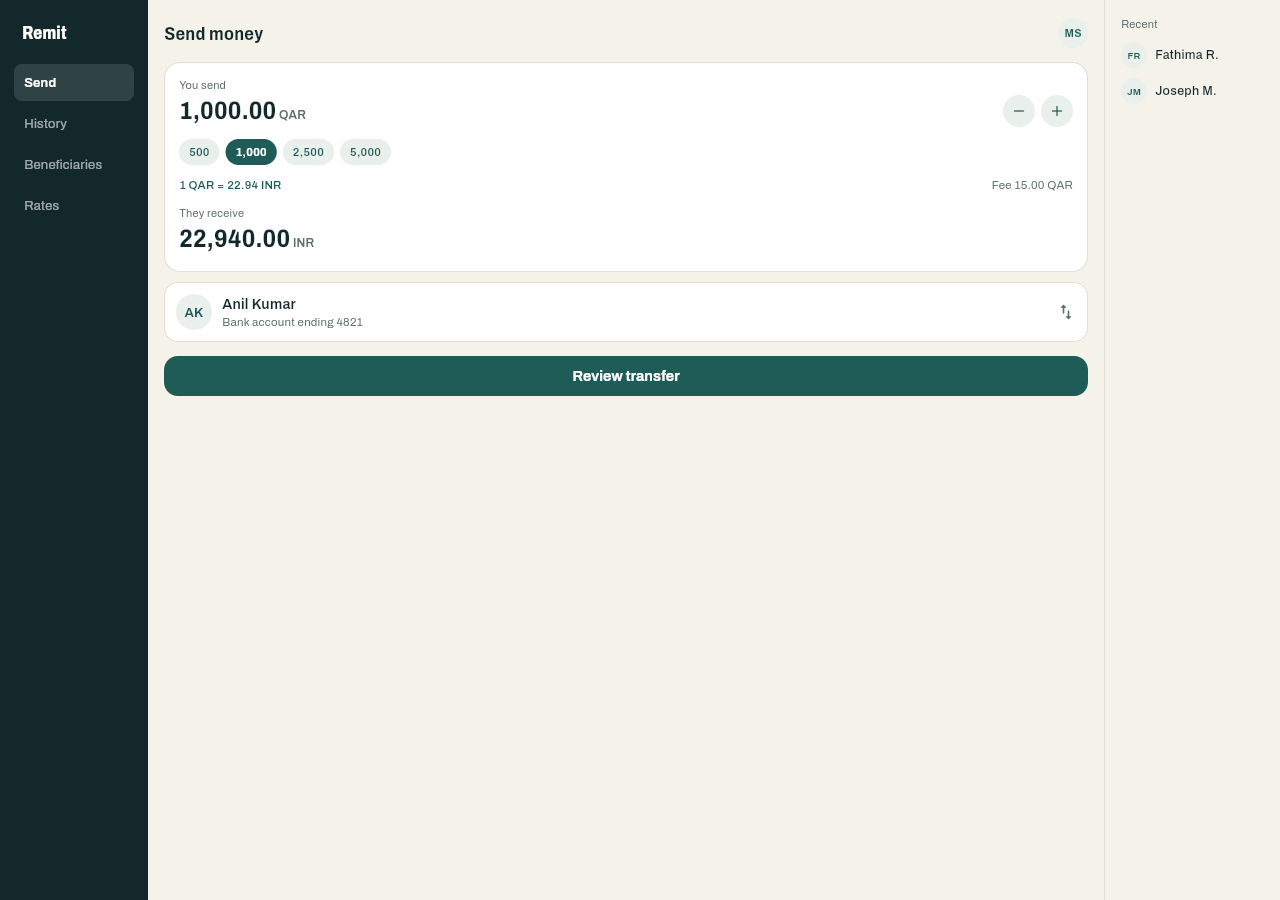
<file: demo/index.html>
<!DOCTYPE html>
<html lang="en">
<head>
  <meta charset="UTF-8">
  <meta name="viewport" content="width=device-width, initial-scale=1">
  <meta name="robots" content="noindex">
  <title>Remit demo</title>
  <style>html, body { margin: 0; height: 100%; background: #F5F2EA; }</style>
</head>
<body>
  <script src="flutter_bootstrap.js" async></script>
</body>
</html>
</file>
<file: css/glass.css>
@font-face { font-family: "Archivo"; src: url("../fonts/archivo-var.woff2") format("woff2"); font-weight: 100 900; font-stretch: 62% 125%; font-display: swap; }

:root {
  --bg: #08080C;
  --acc: #FF7A1A;
  --acc-2: #FFB45C;
  --acc-rgb: 255, 122, 26;
  --text: #F5F2EC;
  --mut: rgba(245, 242, 236, .62);
  --dim: rgba(245, 242, 236, .4);
  --line: rgba(255, 255, 255, .1);
  --glass: rgba(255, 255, 255, .035);
  --ease: cubic-bezier(.2, .8, .2, 1);
  color-scheme: dark;
}
* { box-sizing: border-box; }
html { scroll-behavior: smooth; scroll-padding-top: 90px; }
body { margin: 0; background: var(--bg); color: var(--text); font: 400 16px/1.6 "Archivo", system-ui, sans-serif; -webkit-font-smoothing: antialiased; overflow-x: hidden; }
.loading body { overflow: hidden; }
img, svg, canvas { display: block; max-width: 100%; }
a { color: inherit; text-decoration: none; }
ul, ol { list-style: none; margin: 0; padding: 0; }
h1, h2, h3, p { margin: 0; }
button { font: inherit; color: inherit; background: none; border: 0; cursor: pointer; }
:focus-visible { outline: 2px solid var(--acc-2); outline-offset: 3px; border-radius: 6px; }
.skip { position: fixed; left: 16px; top: -60px; z-index: 200; background: var(--acc); color: #000; padding: 8px 14px; border-radius: 99px; }
.skip:focus { top: 16px; }

/* background layers */
.bokeh, .sparks { position: fixed; inset: 0; width: 100%; height: 100%; pointer-events: none; }
.bokeh { z-index: 0; }
.sparks { z-index: 90; mix-blend-mode: screen; }
body::before { content: ""; position: fixed; inset: 0; z-index: 0; pointer-events: none; opacity: .5;
  background-image: linear-gradient(rgba(255,255,255,.028) 1px, transparent 1px), linear-gradient(90deg, rgba(255,255,255,.028) 1px, transparent 1px);
  background-size: 56px 56px; mask-image: radial-gradient(ellipse at 50% 40%, #000, transparent 75%); }
main, .footer { position: relative; z-index: 1; }

/* glass */
.glass { position: relative; background: linear-gradient(160deg, rgba(255,255,255,.07), rgba(255,255,255,.02) 40%, rgba(var(--acc-rgb), .045)); border: 1px solid var(--line); border-radius: 20px;
  -webkit-backdrop-filter: blur(16px) saturate(1.3); backdrop-filter: blur(16px) saturate(1.3); box-shadow: inset 0 1px 0 rgba(255,255,255,.08), 0 20px 50px -30px #000; }
.glass::after { content: ""; position: absolute; inset: 0; border-radius: inherit; pointer-events: none; opacity: var(--lit, 0); transition: opacity .3s;
  background: radial-gradient(260px circle at var(--mx, 50%) var(--my, 50%), rgba(var(--acc-rgb), .16), transparent 65%); }

.eyebrow { font-size: 11px; font-weight: 600; letter-spacing: .28em; text-transform: uppercase; color: var(--acc); }
h2 { font-size: clamp(38px, 6.2vw, 84px); font-weight: 800; font-stretch: 96%; line-height: .95; letter-spacing: -.035em; text-transform: uppercase; }
h2 em { font-style: normal; color: var(--acc); }
.head { text-align: center; display: grid; justify-items: center; gap: 12px; }
.head h2 { position: relative; padding-bottom: 20px; }
.head h2::after, h2.left::after { content: ""; position: absolute; left: 50%; bottom: 0; width: 64px; height: 4px; margin-left: -32px; border-radius: 4px; background: var(--acc); box-shadow: 0 0 18px var(--acc); }
h2.left { position: relative; padding-bottom: 22px; }
h2.left::after { left: 0; margin: 0; }
.head-2 { margin-top: clamp(80px, 11vw, 150px); }

.pill { display: inline-flex; align-items: center; gap: 8px; padding: 13px 22px; border-radius: 99px; border: 1px solid rgba(255,255,255,.16); background: rgba(255,255,255,.04);
  font-size: 11px; font-weight: 700; letter-spacing: .14em; text-transform: uppercase; white-space: nowrap; transition: transform .35s var(--ease), background .25s, border-color .25s, box-shadow .25s;
  -webkit-backdrop-filter: blur(10px); backdrop-filter: blur(10px); }
.pill svg { width: 13px; height: 13px; fill: currentColor; }
.pill:hover { transform: translateY(-2px); border-color: rgba(var(--acc-rgb), .7); box-shadow: 0 10px 30px -12px rgba(var(--acc-rgb), .8); }
.pill-solid { background: linear-gradient(180deg, #2a2a30, #131317); border-color: rgba(255,255,255,.22); box-shadow: inset 0 1px 0 rgba(255,255,255,.2), inset 6px 0 14px -8px rgba(255,255,255,.35), 0 10px 26px -14px #000; }
.pill-acc { background: var(--acc); border-color: transparent; color: #140700; box-shadow: 0 0 24px -4px rgba(var(--acc-rgb), .9); padding: 10px 18px; font-size: 10px; }
.pill-acc:hover { background: var(--acc-2); }
.pill-sm { padding: 10px 16px; font-size: 10.5px; letter-spacing: .08em; text-transform: none; font-weight: 600; }

/* loader */
.loader { position: fixed; inset: 0; z-index: 100; background: #000; display: none; clip-path: inset(0 0 0 0); }
.loading .loader, .loader.is-leaving, .loader.is-flying { display: block; }
.loader.is-leaving { clip-path: inset(0 0 100% 0); transition: clip-path .9s cubic-bezier(.76, 0, .24, 1); }
.intro-word { position: absolute; left: 50%; top: 50%; translate: -50% -50%; display: flex; align-items: baseline; font-size: clamp(56px, 20vw, 200px); font-weight: 900; line-height: .86; letter-spacing: -.045em; text-transform: uppercase; white-space: nowrap; color: var(--text); visibility: hidden; }
.intro-word.is-on { visibility: visible; }
.intro-letters { display: flex; transform-origin: 0 0; will-change: transform; }
.intro-l { display: block; will-change: transform; }
.intro-bang { position: relative; display: block; width: .17em; height: .72em; margin-left: .09em; flex: none; }
.intro-dot { position: absolute; left: 0; bottom: 0; width: .17em; height: .17em; border-radius: 50%; background: var(--acc); box-shadow: 0 0 .25em rgba(var(--acc-rgb), .8); }
.intro-stem { position: absolute; left: 0; right: 0; top: 0; bottom: .26em; background: linear-gradient(180deg, #fff, var(--acc-2)); clip-path: polygon(0 0, 100% 0, 78% 100%, 22% 100%); transform: scaleY(0); transform-origin: 50% 100%; }
.loader.is-flying { background: transparent; transition: background .9s ease; pointer-events: none; }
.flying body { overflow: hidden; }
.flying .name { visibility: hidden; }
.flying .name span { transition: none; }

/* nav */
.nav { position: fixed; left: 50%; top: 14px; translate: -50% 0; z-index: 50; width: min(1160px, calc(100% - 28px)); display: flex; align-items: center; justify-content: space-between; gap: 16px; padding: 9px 10px 9px 22px; border-radius: 99px; background: rgba(14,14,18,.62); transition: translate .6s var(--ease), opacity .6s; }
.loading .nav { translate: -50% -90px; opacity: 0; }
.logo { font-size: 18px; font-weight: 900; letter-spacing: -.02em; }
.logo em { font-style: normal; color: var(--acc); text-shadow: 0 0 16px rgba(var(--acc-rgb), .9); }
.nav nav { display: flex; gap: clamp(14px, 2.4vw, 30px); }
.nav nav a, .footer nav a { font-size: 10.5px; font-weight: 600; letter-spacing: .2em; text-transform: uppercase; color: var(--mut); transition: color .2s; }
.nav nav a:hover, .nav nav a.is-on, .footer nav a:hover { color: var(--text); }
.nav nav a.is-on { text-shadow: 0 0 14px rgba(var(--acc-rgb), .9); }

/* hero */
.hero { padding: 88px 14px 0; }
.frame { position: relative; height: calc(100svh - 102px); min-height: 520px; max-width: 1400px; margin: 0 auto; border-radius: 30px; overflow: hidden; border: 1px solid var(--line); isolation: isolate;
  background: radial-gradient(120% 90% at 78% 40%, rgba(var(--acc-rgb), .2), transparent 60%), linear-gradient(180deg, #121216, #0a0a0e); box-shadow: inset 0 1px 0 rgba(255,255,255,.1), 0 40px 90px -50px rgba(var(--acc-rgb), .5);
  --px: 0; --py: 0; }
.shard { position: absolute; z-index: 0; border: 1px solid rgba(255,255,255,.1); background: linear-gradient(140deg, rgba(255,255,255,.13), rgba(255,255,255,.01) 55%); transition: transform .5s var(--ease); }
.shard-1 { left: 18%; top: -12%; width: 34%; height: 80%; transform: translate(calc(var(--px) * -16px), calc(var(--py) * -10px)) skewX(-24deg); border-radius: 0 0 26px 26px; }
.shard-2 { left: 47%; top: -8%; width: 30%; height: 62%; transform: translate(calc(var(--px) * -28px), calc(var(--py) * -16px)) skewX(-24deg); background: linear-gradient(160deg, rgba(255,255,255,.26), rgba(var(--acc-rgb), .1) 60%, transparent); border-radius: 0 0 26px 26px; }
.shard-3 { left: -8%; bottom: -30%; width: 46%; height: 60%; transform: translate(calc(var(--px) * -10px), calc(var(--py) * -6px)) skewX(-24deg); border-radius: 26px; background: linear-gradient(20deg, rgba(var(--acc-rgb), .1), rgba(255,255,255,.02)); }
.hero-glow { position: absolute; z-index: 1; right: 6%; top: 8%; width: min(54vw, 760px); aspect-ratio: 1; border-radius: 50%; background: radial-gradient(circle at 56% 44%, rgba(var(--acc-rgb), .42), rgba(214, 60, 6, .16) 42%, transparent 68%); filter: blur(34px); transform: translate(calc(var(--px) * 20px), calc(var(--py) * 14px)); animation: breathe 6s ease-in-out infinite; }
@keyframes breathe { 50% { opacity: .72; scale: 1.06; } }
.hero-me, .hero-xray { position: absolute; z-index: 2; right: 0; bottom: 0; height: min(104%, 80vw); width: auto; max-width: none; mix-blend-mode: screen; transform: translate(calc(var(--px) * 34px), calc(var(--py) * 12px)); transition: transform .5s var(--ease), opacity 1.1s, filter 1.1s; -webkit-mask-image: linear-gradient(90deg, transparent 2%, #000 30%, #000 86%, transparent 100%), linear-gradient(180deg, transparent 0, #000 14%, #000 78%, transparent 99%); mask-image: linear-gradient(90deg, transparent 2%, #000 30%, #000 86%, transparent 100%), linear-gradient(180deg, transparent 0, #000 14%, #000 78%, transparent 99%); -webkit-mask-composite: source-in; mask-composite: intersect; }
.hero-copy { position: absolute; z-index: 3; left: clamp(22px, 6vw, 90px); top: 50%; translate: 0 -46%; }
.hero-copy > :not(.name) { max-width: 30rem; }
.name { display: flex; font-size: clamp(84px, 15.5vw, 236px); font-weight: 900; font-stretch: 100%; line-height: .86; letter-spacing: -.045em; margin: 14px 0 20px -.04em; }
.name span { display: block; transition: transform 1s var(--ease), opacity .8s; transition-delay: calc(var(--n, 0) * 70ms + .15s); }
.name span:nth-child(2) { --n: 1; } .name span:nth-child(3) { --n: 2; } .name span:nth-child(4) { --n: 3; } .name span:nth-child(5) { --n: 4; }
.role { font-size: clamp(13px, 1.35vw, 17px); font-weight: 800; letter-spacing: .16em; text-transform: uppercase; }
.role i { font-style: normal; color: var(--acc); margin: 0 .5em; }
.sub { margin-top: 12px; color: var(--mut); font-size: clamp(14px, 1.2vw, 16px); max-width: 30em; }
.actions { display: flex; flex-wrap: wrap; gap: 12px; margin-top: 28px; }
.hero-copy > :not(.name) { transition: opacity .8s .5s, transform .9s var(--ease) .5s; }
.loading .name span { transform: translateY(105%) rotate(6deg); opacity: 0; }
.loading .hero-copy > :not(.name) { opacity: 0; transform: translateY(20px); }
.xray-on .hero-me { visibility: hidden; }
.hero-xray { pointer-events: none; }
.loading .hero-me, .loading .hero-xray { opacity: 0; filter: blur(14px); }
.name { overflow: hidden; padding: 0 .06em .04em 0; width: max-content; max-width: 100%; }

/* stats */
.stats { padding: clamp(70px, 10vw, 140px) 20px; }
.stats ul { max-width: 1100px; margin: 0 auto; display: grid; grid-template-columns: repeat(3, 1fr); gap: 20px; text-align: center; }
.stats b { display: block; font-size: clamp(54px, 9vw, 128px); font-weight: 900; line-height: 1; letter-spacing: -.04em; font-variant-numeric: tabular-nums; background: linear-gradient(180deg, #fff 30%, var(--acc)); -webkit-background-clip: text; background-clip: text; color: transparent; }
.stats span { display: block; margin-top: 10px; font-size: 12px; font-weight: 700; letter-spacing: .22em; text-transform: uppercase; }
.stats small { color: var(--dim); font-size: 12.5px; }

/* projects */
.fly { height: 320vh; }
.fly-pin { position: sticky; top: 0; height: 100vh; height: 100svh; display: flex; flex-direction: column; align-items: center; justify-content: center; gap: clamp(18px, 3.4vh, 40px); padding: 84px 20px 24px; overflow: hidden; perspective: 1200px; }
.grid { display: grid; grid-template-columns: repeat(3, 1fr); gap: clamp(8px, 1.1vw, 16px); width: min(1040px, 100%, calc((100svh - 320px) * 2.4)); transform-style: preserve-3d; }
.tile { aspect-ratio: 16 / 10; will-change: transform, opacity; transform-style: preserve-3d; }
.tile-btn { position: relative; display: block; width: 100%; height: 100%; padding: 0; border-radius: 12px; overflow: hidden; border: 1px solid rgba(255,255,255,.14); background: #101014; box-shadow: 0 22px 50px -24px #000; transition: border-color .3s, box-shadow .3s, transform .4s var(--ease); }
.tile-btn:hover, .tile-btn:focus-visible { border-color: rgba(var(--acc-rgb), .8); box-shadow: 0 0 0 1px rgba(var(--acc-rgb), .4), 0 24px 60px -20px rgba(var(--acc-rgb), .7); transform: translateZ(30px) scale(1.03); }
.tile-art, .tile-art > * { position: absolute; inset: 0; width: 100%; height: 100%; }
.tile-art img { object-fit: cover; }
.tile-cap { position: absolute; left: 0; right: 0; bottom: 0; display: flex; justify-content: space-between; align-items: end; gap: 8px; padding: 26px 12px 9px; text-align: left; background: linear-gradient(transparent, rgba(0,0,0,.86)); font-size: clamp(9px, .95vw, 12px); }
.tile-cap b { font-weight: 700; }
.tile-cap i { font-style: normal; color: var(--acc-2); font-size: .85em; letter-spacing: .06em; white-space: nowrap; }
.art { display: block; overflow: hidden; }
.art-suite { background: radial-gradient(circle at 80% 10%, rgba(var(--acc-rgb), .5), transparent 55%), linear-gradient(135deg, #17120c, #0b0b10); }
.qr { position: absolute; left: 7%; top: 10%; height: 62%; width: auto; aspect-ratio: 1; fill: #fff; background: rgba(255,255,255,.06); border-radius: 8%; border: 1px solid rgba(255,255,255,.2); }
.art-amt { position: absolute; right: 7%; top: 14%; text-align: right; font-size: clamp(13px, 2vw, 26px); font-weight: 800; line-height: 1.1; }
.art-amt small { display: block; font-size: .42em; font-weight: 600; letter-spacing: .2em; text-transform: uppercase; color: var(--acc-2); }
.art-amt em { font-style: normal; font-size: .5em; color: var(--mut); }
.art-chips { position: absolute; right: 7%; top: 46%; display: grid; grid-template-columns: 1fr 1fr; gap: 4px; }
.art-chips i { font-style: normal; font-size: clamp(6px, .7vw, 9px); padding: 2px 6px; border-radius: 99px; border: 1px solid rgba(255,255,255,.2); text-align: center; }
.art-cab { background: #0c1014; }
.art-cab svg { position: absolute; inset: 0; width: 100%; height: 100%; }
.streets { fill: none; stroke: rgba(255,255,255,.1); stroke-width: 7; }
.route { fill: none; stroke: var(--acc); stroke-width: 3.5; stroke-linecap: round; stroke-linejoin: round; stroke-dasharray: 8 7; animation: dash 1.2s linear infinite; filter: drop-shadow(0 0 5px var(--acc)); }
@keyframes dash { to { stroke-dashoffset: -15; } }
.car { fill: #fff; offset-path: path("M50 165H130V105H215V40H285"); animation: drive 6s ease-in-out infinite; }
@keyframes drive { from { offset-distance: 0%; } 80%, to { offset-distance: 100%; } }
.pin circle:first-child { fill: rgba(var(--acc-rgb), .25); animation: ping 1.8s ease-out infinite; transform-box: fill-box; transform-origin: center; }
.pin circle:last-child { fill: var(--acc); }
@keyframes ping { from { transform: scale(.4); opacity: 1; } to { transform: scale(1.5); opacity: 0; } }
.art-eta { position: absolute; left: 7%; top: 10%; padding: 5px 9px; border-radius: 8px; background: rgba(0,0,0,.6); border: 1px solid rgba(255,255,255,.14); font-size: clamp(10px, 1.3vw, 17px); font-weight: 800; line-height: 1.15; text-align: left; }
.art-eta small { display: block; font-size: .5em; font-weight: 600; letter-spacing: .12em; text-transform: uppercase; color: var(--mut); }
.art-live { background: radial-gradient(circle at 50% 45%, rgba(84,197,248,.3), transparent 60%), #0b1016; display: grid; place-items: center; }
.art-logo { position: absolute; left: 50%; top: 42%; width: 30%; height: auto; translate: -50% -50%; fill: #54C5F8; filter: drop-shadow(0 0 18px rgba(84,197,248,.6)); }
.art-play { position: absolute; left: 50%; top: 73%; translate: -50% -100%; display: flex; align-items: center; gap: 6px; font-size: clamp(7px, .85vw, 10px); font-weight: 700; letter-spacing: .16em; text-transform: uppercase; padding: 4px 9px; border-radius: 99px; background: rgba(0,0,0,.55); border: 1px solid rgba(255,255,255,.2); white-space: nowrap; height: auto; width: auto; inset: auto; }
.art-play { left: 50%; top: 62%; translate: -50% 0; }
.art-play i { width: 6px; height: 6px; border-radius: 50%; background: #4ADE80; box-shadow: 0 0 8px #4ADE80; animation: blink 1.4s infinite; }
@keyframes blink { 50% { opacity: .3; } }
.art-code { background: linear-gradient(135deg, #14141a, #0a0a0e); }
.art-code .art-logo { left: 24%; top: 44%; width: 24%; fill: #fff; filter: none; }
.art-lines { position: absolute; left: 44%; top: 20%; right: 8%; display: grid; gap: clamp(4px, .7vw, 9px); height: auto; width: auto; inset: 20% 8% auto 44%; }
.art-lines i { display: block; height: clamp(3px, .5vw, 6px); width: var(--w); border-radius: 4px; background: rgba(255,255,255,.2); }
.art-lines i:nth-child(2), .art-lines i:nth-child(4) { background: rgba(var(--acc-rgb), .8); }

/* about */
section { padding: clamp(80px, 11vw, 150px) 20px 0; }
.hero, .stats, .projects { padding-bottom: 0; }
.projects { padding: 0; }
.about { max-width: 1160px; margin: 0 auto; display: grid; grid-template-columns: 1.15fr .85fr; gap: clamp(30px, 6vw, 90px); align-items: start; }
.about-copy { display: grid; gap: 22px; }
.about h2 { font-size: clamp(46px, 7.4vw, 104px); }
.card { padding: clamp(22px, 3vw, 34px); display: grid; gap: 14px; color: var(--mut); font-size: clamp(15px, 1.25vw, 17px); }
.kit-h { font-size: 10.5px; font-weight: 700; letter-spacing: .24em; text-transform: uppercase; color: var(--dim); }
.chips { display: flex; flex-wrap: wrap; gap: 9px; }
.chips li { padding: 8px 15px; border-radius: 99px; border: 1px solid rgba(255,255,255,.14); background: rgba(255,255,255,.04); font-size: 12.5px; font-weight: 600; color: var(--text); transition: border-color .2s, transform .3s var(--ease), background .2s; }
.chips li:hover { border-color: var(--acc); background: rgba(var(--acc-rgb), .14); transform: translateY(-3px); }
.hang-wrap { position: sticky; top: 110px; padding-top: 70px; display: grid; justify-items: center; }
.hang { position: relative; width: min(330px, 78%); transform-origin: 50% 0; rotate: var(--sw, 0deg); will-change: rotate; cursor: grab; touch-action: pan-y; }
.strings { width: 100%; height: 110px; overflow: visible; }
.strings path { fill: none; stroke: rgba(255,255,255,.5); stroke-width: 1; vector-effect: non-scaling-stroke; }
.nail { position: absolute; left: 50%; top: -4px; width: 11px; height: 11px; margin-left: -5.5px; border-radius: 50%; background: radial-gradient(circle at 35% 30%, #fff, #777 60%, #222); box-shadow: 0 3px 6px #000; }
.frame-photo { margin: 0; padding: 10px 10px 0; border-radius: 14px; border: 1px solid rgba(255,255,255,.18); background: linear-gradient(160deg, #24242a, #101014); box-shadow: 0 40px 70px -30px #000, 0 0 60px -20px rgba(var(--acc-rgb), .5), inset 0 1px 0 rgba(255,255,255,.18); }
.frame-photo::before, .frame-photo::after { content: ""; position: absolute; top: 104px; width: 9px; height: 9px; border-radius: 50%; border: 1.5px solid rgba(255,255,255,.6); background: #0b0b0f; }
.frame-photo::before { left: calc(6% - 4px); } .frame-photo::after { right: calc(6% - 4px); }
.frame-photo img { width: 100%; height: auto; border-radius: 7px; filter: saturate(.92) contrast(1.04); }
.frame-photo figcaption { padding: 13px 0 15px; text-align: center; display: grid; gap: 2px; }
.frame-photo b { font-size: 15px; font-weight: 900; letter-spacing: .16em; text-transform: uppercase; }
.frame-photo span { font-size: 9.5px; font-weight: 700; letter-spacing: .26em; text-transform: uppercase; color: var(--acc); }

/* rows */
.rows { max-width: 800px; margin: clamp(30px, 4vw, 50px) auto 0; display: grid; gap: 12px; }
.row { display: grid; grid-template-columns: auto 1fr auto auto; align-items: center; gap: 16px; padding: 15px 16px 15px 18px; border-radius: 16px; transition: transform .35s var(--ease), border-color .25s; }
.row:hover { transform: translateX(6px); border-color: rgba(var(--acc-rgb), .5); }
.row-n { width: 32px; height: 32px; display: grid; place-items: center; border-radius: 50%; border: 1px solid var(--line); background: rgba(0,0,0,.35); font-size: 10.5px; font-weight: 800; color: var(--mut); }
.row-t b { display: block; font-size: clamp(15px, 1.5vw, 18px); font-weight: 700; }
.row-t small { display: block; color: var(--dim); font-size: 13px; line-height: 1.45; margin-top: 2px; }
.row-pill { padding: 6px 13px; border-radius: 99px; background: rgba(0,0,0,.45); border: 1px solid var(--line); font-size: 11.5px; font-weight: 700; white-space: nowrap; }
.row-go { width: 34px; height: 34px; display: grid; place-items: center; border-radius: 50%; border: 1px solid var(--line); transition: background .2s, color .2s, rotate .35s var(--ease); }
.row-go svg { width: 14px; height: 14px; }
.row:hover .row-go, .row-go:hover { background: var(--acc); color: #140700; rotate: 45deg; }
.row-xp { grid-template-columns: auto 1fr auto; align-items: start; padding-block: 20px; }
.row-xp .row-pill { color: var(--acc-2); }

/* skills */
.skill-grid { max-width: 1000px; margin: clamp(30px, 4vw, 50px) auto 0; display: grid; grid-template-columns: 1fr 1fr; gap: 14px; }
.skill { display: flex; align-items: center; justify-content: space-between; gap: 14px; padding: 20px 22px; border-radius: 16px; transition: transform .35s var(--ease), border-color .25s; }
.skill:hover { transform: translateY(-4px); border-color: rgba(var(--acc-rgb), .5); }
.skill b { display: block; font-size: clamp(15px, 1.5vw, 18px); font-weight: 700; }
.skill small { font-size: 9.5px; font-weight: 700; letter-spacing: .2em; text-transform: uppercase; color: var(--dim); }
.badge { font-style: normal; padding: 6px 11px; border-radius: 99px; border: 1px solid var(--line); background: rgba(0,0,0,.4); font-size: 9px; font-weight: 800; letter-spacing: .14em; text-transform: uppercase; white-space: nowrap; }
.badge-p { color: #140700; background: var(--acc); border-color: transparent; box-shadow: 0 0 16px -4px var(--acc); }
.badge-s { color: var(--acc-2); border-color: rgba(var(--acc-rgb), .5); }
.foot { max-width: 1000px; margin: 18px auto 0; text-align: center; font-size: 12px; color: var(--dim); }
.tools { max-width: 1100px; margin: clamp(30px, 4vw, 50px) auto 0; display: flex; flex-wrap: wrap; justify-content: center; gap: 14px; }
.tool { width: 118px; aspect-ratio: 1 / 1.08; display: grid; place-content: center; justify-items: center; gap: 12px; border-radius: 18px; text-align: center; font-size: 10.5px; font-weight: 600; color: var(--mut); transition: transform .4s var(--ease), border-color .25s, box-shadow .3s; }
.tool .ic { width: 38px; height: 38px; fill: var(--c); transition: transform .4s var(--ease), filter .3s; }
.tool:hover { transform: translateY(-8px) rotate(-2deg); border-color: var(--c); box-shadow: 0 24px 40px -24px var(--c); }
.tool:hover .ic { transform: scale(1.15); filter: drop-shadow(0 0 12px var(--c)); }

/* contact */
.big-marquee { overflow: hidden; padding-top: clamp(80px, 11vw, 150px); margin-bottom: clamp(-90px, -6vw, -40px); user-select: none; }
.marquee-track { display: flex; width: max-content; will-change: transform; transform: translate3d(var(--mq, 0px), 0, 0) skewX(var(--skew, 0deg)); }
.marquee-track span { display: inline-flex; align-items: center; white-space: nowrap; font-size: clamp(4rem, 13vw, 12rem); line-height: 1; font-weight: 900; letter-spacing: -.03em; text-transform: uppercase; color: transparent; -webkit-text-stroke: 1px rgba(245,242,236,.26); padding-right: .25em; }
.marquee-track span:nth-child(odd) { color: var(--acc); -webkit-text-stroke: 0; }
.marquee-track span::after { content: "\2726"; font-size: .3em; color: var(--acc-2); -webkit-text-stroke: 0; text-shadow: none; margin-left: .6em; }
.pitch { max-width: 1120px; margin: 0 auto; display: grid; grid-template-columns: 1.05fr 1fr; align-items: center; gap: clamp(20px, 4vw, 60px); }
.pitch-time { font-size: 11px; font-weight: 600; letter-spacing: .24em; text-transform: uppercase; color: var(--acc); margin-bottom: 18px; }
.pitch-title { font-size: clamp(2.1rem, 4.6vw, 4.2rem); line-height: 1.02; font-weight: 800; letter-spacing: -.03em; text-wrap: balance; }
.pitch-title em { font-style: normal; color: var(--acc); }
.pitch-sub { margin-top: 20px; max-width: 34em; font-size: clamp(1rem, 1.2vw, 1.12rem); line-height: 1.6; color: rgba(245,242,236,.66); }
.globe-wrap { display: none; justify-items: center; }
.head-contact { margin-top: clamp(50px, 7vw, 90px); }
.has-globe .globe-wrap { display: grid; }
html:not(.has-globe) .pitch { grid-template-columns: 1fr; text-align: center; justify-items: center; }
@media (max-width: 860px) { .pitch { grid-template-columns: 1fr; text-align: center; gap: 4px; } .pitch-sub { margin-inline: auto; } }
.globe { width: min(520px, 100%); aspect-ratio: 1; touch-action: pan-y; cursor: grab; filter: drop-shadow(0 0 60px rgba(var(--acc-rgb), .18)); }
.globe.is-grabbing { cursor: grabbing; }
.globe-cap { margin-top: -34px; font-size: 11px; font-weight: 600; letter-spacing: .24em; text-transform: uppercase; color: var(--acc); }
.globe-cap span { color: rgba(245,242,236,.5); margin-left: .8em; letter-spacing: .12em; }
.contact-box { position: relative; }
.contact { padding-bottom: clamp(80px, 10vw, 130px); }
.contact-box { max-width: 800px; margin: clamp(30px, 4vw, 50px) auto 0; display: grid; gap: 16px; }
.mailcard { display: flex; align-items: center; justify-content: space-between; gap: 12px; padding: 16px 18px 16px 22px; border-radius: 18px; }
.mailcard a { display: flex; align-items: center; gap: 14px; min-width: 0; }
.mailcard .ic { width: 22px; height: 22px; fill: var(--acc); flex: none; }
.mailcard small { display: block; font-size: 9.5px; font-weight: 700; letter-spacing: .22em; text-transform: uppercase; color: var(--dim); }
.mailcard b { display: block; font-size: clamp(14px, 1.8vw, 18px); overflow-wrap: anywhere; }
.form { display: grid; grid-template-columns: 1fr 1fr; gap: 18px; padding: clamp(22px, 4vw, 40px); border-radius: 22px; background: linear-gradient(170deg, rgba(255,255,255,.06), rgba(var(--acc-rgb), .1)); }
.form label { display: grid; gap: 8px; font-size: 10px; font-weight: 700; letter-spacing: .18em; text-transform: uppercase; color: var(--mut); }
.form .wide, .form button, .form-note { grid-column: 1 / -1; }
.form input, .form textarea { width: 100%; padding: 14px 16px; border-radius: 12px; border: 1px solid var(--line); background: rgba(0,0,0,.5); color: var(--text); font: 400 15px/1.5 "Archivo", system-ui, sans-serif; resize: vertical; transition: border-color .2s, box-shadow .2s; }
.form input:focus, .form textarea:focus { outline: none; border-color: var(--acc); box-shadow: 0 0 0 3px rgba(var(--acc-rgb), .2); }
.form ::placeholder { color: rgba(255,255,255,.28); }
.form button { justify-self: center; padding-inline: 34px; }
.form-note { text-align: center; font-size: 12px; color: var(--dim); }
.socials { display: flex; flex-wrap: wrap; justify-content: center; gap: 10px; }

/* footer */
.footer { display: flex; flex-wrap: wrap; align-items: center; justify-content: space-between; gap: 14px 24px; padding: 26px clamp(20px, 5vw, 60px); border-top: 1px solid var(--line); background: rgba(6,6,9,.75); }
.footer p { font-size: 10.5px; letter-spacing: .16em; text-transform: uppercase; color: var(--dim); }
.footer nav { display: flex; gap: 22px; }

/* project sheet */
.sheet { width: min(860px, calc(100% - 24px)); max-height: min(88vh, 900px); padding: 0; border: 1px solid rgba(255,255,255,.16); border-radius: 24px; color: var(--text); background: linear-gradient(160deg, rgba(30,30,36,.96), rgba(12,12,16,.97)); box-shadow: 0 60px 120px -30px #000, 0 0 90px -30px rgba(var(--acc-rgb), .6); overflow: hidden auto; overscroll-behavior: contain; }
.sheet::backdrop { background: rgba(4,4,6,.72); -webkit-backdrop-filter: blur(8px); backdrop-filter: blur(8px); }
.sheet[open] { animation: pop .45s var(--ease); }
@keyframes pop { from { opacity: 0; transform: translateY(30px) scale(.96); } }
.sheet-x { position: sticky; top: 12px; float: right; margin: 12px 12px 0 0; width: 38px; height: 38px; border-radius: 50%; border: 1px solid var(--line); background: rgba(0,0,0,.6); font-size: 22px; line-height: 1; z-index: 2; }
.sheet-x:hover { background: var(--acc); color: #000; }
.sheet-body { padding: clamp(24px, 4vw, 44px); display: grid; grid-template-columns: minmax(0, 1fr); gap: 16px; color: var(--mut); }
.sheet-body h3 { font-size: clamp(26px, 4vw, 42px); font-weight: 800; line-height: 1.05; letter-spacing: -.02em; color: var(--text); }
.sheet-body .pill { justify-self: start; color: var(--text); }
.d-list { display: grid; gap: 10px; }
.d-list li { display: grid; grid-template-columns: 120px 1fr; gap: 12px; padding: 12px 0; border-top: 1px solid var(--line); }
.d-list b { font-size: 10.5px; letter-spacing: .2em; text-transform: uppercase; color: var(--acc-2); padding-top: 3px; }
.d-note { font-size: 12.5px; color: var(--dim); }
.d-shots { display: flex; gap: 14px; overflow-x: auto; padding: 6px 2px 12px; }
.d-shots img { height: min(420px, 52vh); width: auto; border-radius: 18px; border: 1px solid rgba(255,255,255,.16); flex: none; }
.d-live { justify-self: center; width: min(360px, 100%); aspect-ratio: 9 / 18; border-radius: 30px; overflow: hidden; border: 6px solid #1c1c22; box-shadow: 0 0 0 1px rgba(255,255,255,.2); background: #000; }
.d-live iframe { width: 100%; height: 100%; border: 0; }
.d-repos { display: grid; grid-template-columns: 1fr 1fr; gap: 10px; }
.d-repos a { display: block; padding: 14px 16px; border-radius: 14px; border: 1px solid var(--line); background: rgba(255,255,255,.03); font-size: 13px; transition: border-color .2s, transform .3s var(--ease); }
.d-repos a:hover { border-color: var(--acc); transform: translateY(-3px); }
.d-repos b { display: block; color: var(--text); font-size: 14.5px; }

/* reveal */
.js .rv { opacity: 0; transform: translateY(34px) scale(.98); filter: blur(6px); transition: opacity .8s, transform .9s var(--ease), filter .8s, border-color .25s, box-shadow .3s; transition-delay: var(--d, 0ms); }
.js .rv.is-in { opacity: 1; transform: none; filter: none; }

@media (max-width: 900px) {
  .nav nav { display: none; }
  .about { grid-template-columns: 1fr; }
  .hang-wrap { position: static; order: -1; padding-top: 20px; }
  .hang { width: min(260px, 70%); }
  .strings { height: 80px; } .frame-photo::before, .frame-photo::after { top: 74px; }
}
@media (max-width: 760px) {
  .hero { padding: 86px 10px 0; }
  .frame { border-radius: 24px; }
  .hero-me, .hero-xray { right: -12%; height: 52%; bottom: 46%; }
  .hero-copy .eyebrow { font-size: 9.5px; letter-spacing: .22em; text-shadow: 0 1px 10px #000, 0 0 22px #000; }
  .hero-copy .pill { padding-inline: 16px; font-size: 10.5px; }
  .hero-glow { right: -10%; top: 4%; width: 90vw; }
  .hero-copy { top: auto; bottom: 28px; translate: none; left: 20px; right: 20px; }
  .frame::after { content: ""; position: absolute; inset: 30% 0 0; z-index: 2; background: linear-gradient(transparent, rgba(8,8,12,.94) 42%); }
  .name { font-size: clamp(76px, 25vw, 130px); }
  .stats ul { gap: 8px; } .stats span { font-size: 9.5px; letter-spacing: .12em; } .stats small { display: none; }
  .grid { grid-template-columns: repeat(2, 1fr); width: min(100%, calc((100svh - 300px) * 1.02)); }
  .fly-pin { padding-inline: 12px; }
  .tile-cap i { display: none; }
  .mailcard { padding: 14px 12px 14px 16px; } .mailcard .ic { display: none; } .mailcard b { font-size: 12.5px; }
  .row { grid-template-columns: auto 1fr auto; }
  .row .row-pill { grid-column: 2 / -1; grid-row: 2; justify-self: start; white-space: normal; }
  .row .row-go { grid-column: 3; grid-row: 1; }
  .skill-grid, .form, .d-repos { grid-template-columns: 1fr; }
  .tool { width: calc(33.33% - 10px); }
  .d-list li { grid-template-columns: 1fr; gap: 2px; }
  .footer { justify-content: center; text-align: center; }
}
@media (prefers-reduced-motion: reduce) {
  html { scroll-behavior: auto; }
  *, *::before, *::after { animation: none !important; transition-duration: .01ms !important; }
  .js .rv { opacity: 1; transform: none; filter: none; }
  .fly { height: auto; } .fly-pin { position: static; height: auto; padding-block: 120px 40px; }
  .sparks { display: none; }
  .marquee-track { transform: none !important; }
}

/* "Click to hear the heartbeat" hint over the X-ray heart */
.beat-hint { position: absolute; z-index: 4; transform: translate(-50%, -100%) translateY(6px); opacity: 0; pointer-events: none;
  padding: 7px 13px; border-radius: 99px; border: 1px solid rgba(255,255,255,.28); background: rgba(12,10,10,.55);
  -webkit-backdrop-filter: blur(10px); backdrop-filter: blur(10px); color: #fff; font-family: inherit; font-size: 11px; font-weight: 700; line-height: 1; letter-spacing: .06em;
  white-space: nowrap; cursor: pointer; transition: opacity .3s, transform .3s; }
.beat-hint::before { content: ""; display: inline-block; width: 7px; height: 7px; margin-right: 7px; border-radius: 50%; background: #ff4a2a; box-shadow: 0 0 8px #ff4a2a; animation: beatdot .86s infinite; vertical-align: 1px; }
.beat-hint.on { opacity: 1; pointer-events: auto; transform: translate(-50%, -100%); }
@keyframes beatdot { 0%, 30%, 100% { transform: scale(1); } 8% { transform: scale(1.5); } 22% { transform: scale(1.25); } }

/* Availability badge and contact extras */
.avail { display: inline-flex; align-items: center; gap: 9px; margin-bottom: 16px; padding: 7px 14px 7px 11px; border-radius: 99px; font-size: 11.5px; font-weight: 600; letter-spacing: .02em; color: var(--text); text-decoration: none;
  background: rgba(12,12,16,.55); border: 1px solid rgba(255,255,255,.14); -webkit-backdrop-filter: blur(10px); backdrop-filter: blur(10px); transition: border-color .25s, transform .25s; }
.avail span { color: var(--mut); font-weight: 500; }
.avail:hover { border-color: rgba(74,222,128,.6); transform: translateY(-1px); }
.avail-dot { position: relative; width: 8px; height: 8px; border-radius: 50%; background: #4ade80; box-shadow: 0 0 10px #4ade80; flex: none; }
.avail-dot::after { content: ""; position: absolute; inset: 0; border-radius: 50%; background: #4ade80; animation: availping 2s ease-out infinite; }
@keyframes availping { from { transform: scale(1); opacity: .7; } to { transform: scale(3); opacity: 0; } }
@media (prefers-reduced-motion: reduce) { .avail-dot::after { animation: none; } }
.pitch-cta { display: flex; flex-wrap: wrap; align-items: center; gap: 10px 16px; margin-top: 22px; }
.pitch-cta[hidden] { display: none; }
.pitch-cta .pill-acc { padding: 13px 22px; font-size: 11px; }
.pitch-cta span { font-size: 13px; color: var(--mut); }
.form .hp { position: absolute; left: -9999px; width: 1px; height: 1px; opacity: 0; }
.form button:disabled { opacity: .6; cursor: progress; }
.form-note a { color: var(--acc); }
@media (max-width: 720px) { .avail { font-size: 10.5px; padding: 6px 12px 6px 10px; margin-bottom: 12px; } }

/* Goo around the send button */
.form .goo-wrap { grid-column: 1 / -1; justify-self: center; position: relative; display: inline-block; }
.form .goo-wrap .goo { position: absolute; left: -200px; top: -200px; width: calc(100% + 400px); height: calc(100% + 400px); max-width: none; pointer-events: none; z-index: 0; }
.form .goo-wrap button { position: relative; z-index: 1; transition: translate .25s var(--ease), transform .35s var(--ease), border-color .25s, box-shadow .25s; }
.avail span { margin-left: -5px; }

/* the goo canvas hangs 200px past the button; keep it from widening the page on phones */
.contact { overflow-x: clip; }

/* dark placeholders so images fade onto a surface instead of a hole */
.tile-art { background: linear-gradient(160deg, #1d1d23, #0e0e12); }
.frame-photo img, .d-shots img { background: #15151a; }
</file>
